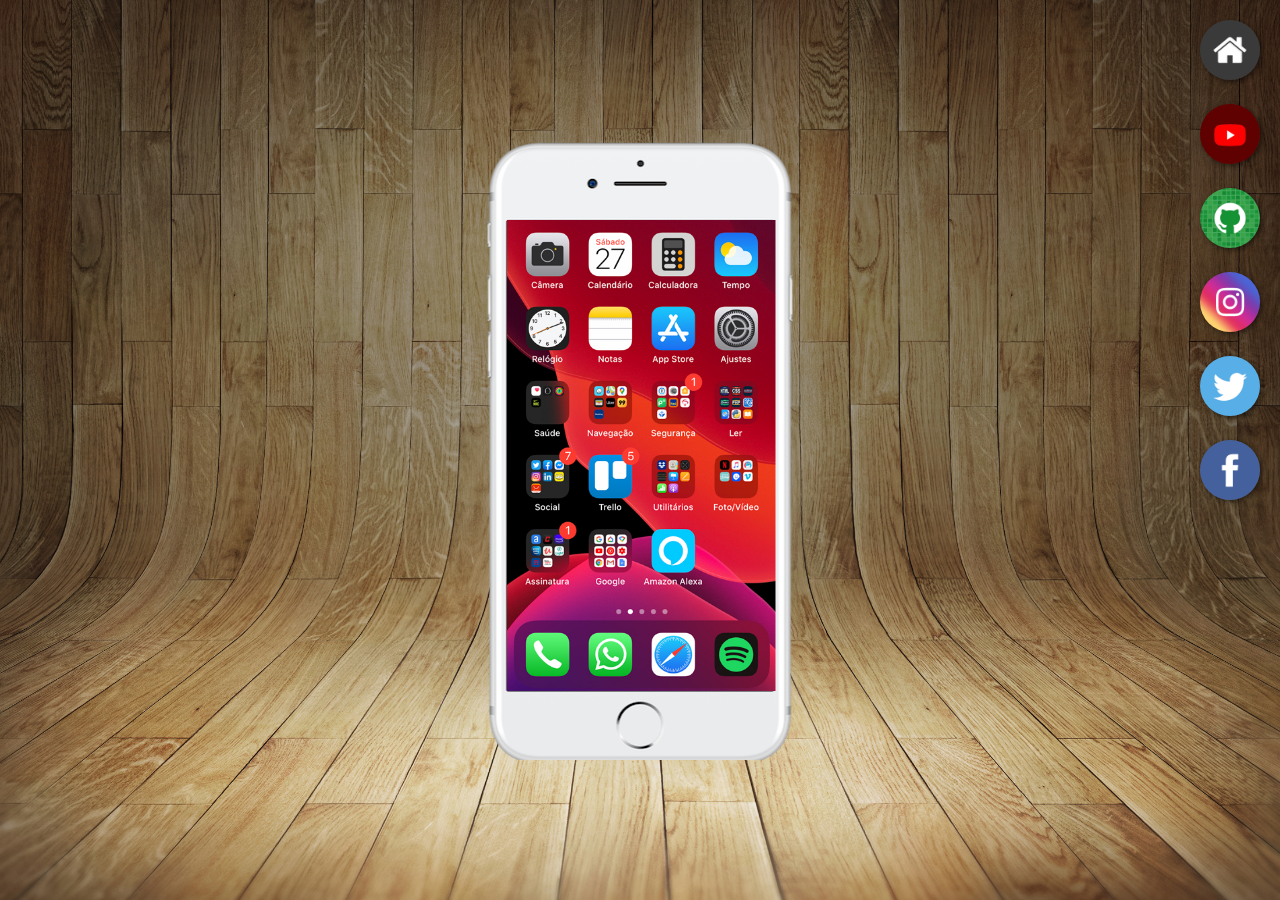
<file: index.html>
<!DOCTYPE html>
<html lang="pt-br">
<head>
    <meta charset="UTF-8">
    <meta http-equiv="X-UA-Compatible" content="IE=edge">
    <meta name="viewport" content="width=device-width, initial-scale=1.0">
    <link rel="stylesheet" href="estilos/style.css">
    <title>Projeto redes sociais</title>
</head>
<body>
        <main>
            <section id="telefone">
                <iframe src="home.html" frameborder="0" name="frame"></iframe>
            </section>
            
            <section id="imagenslogo">
                <a href="home.html" target="frame"><img src="imagens/logo-home.jpg" alt="logo do youtube" class="logos"></a> <br>
                <a href="youtube.html" target="frame"><img src="imagens/logo-youtube.jpg" class="logos"></a> <br>
                <a href="github.html" target="frame"><img src="imagens/logo-github.jpg" class="logos"></a> <br>
                <a href="instagram.html" target="frame"><img src="imagens/logo-instagram.jpg" class="logos"></a> <br>
                <a href="twitter.html" target="frame"><img src="imagens/logo-twitter.jpg" class="logos"></a> <br>
                <a href="facebook.html" target="frame"><img src="imagens/logo-facebook.jpg" class="logos"></a>
            </section>
        </main>
</body>
</html>
</file>
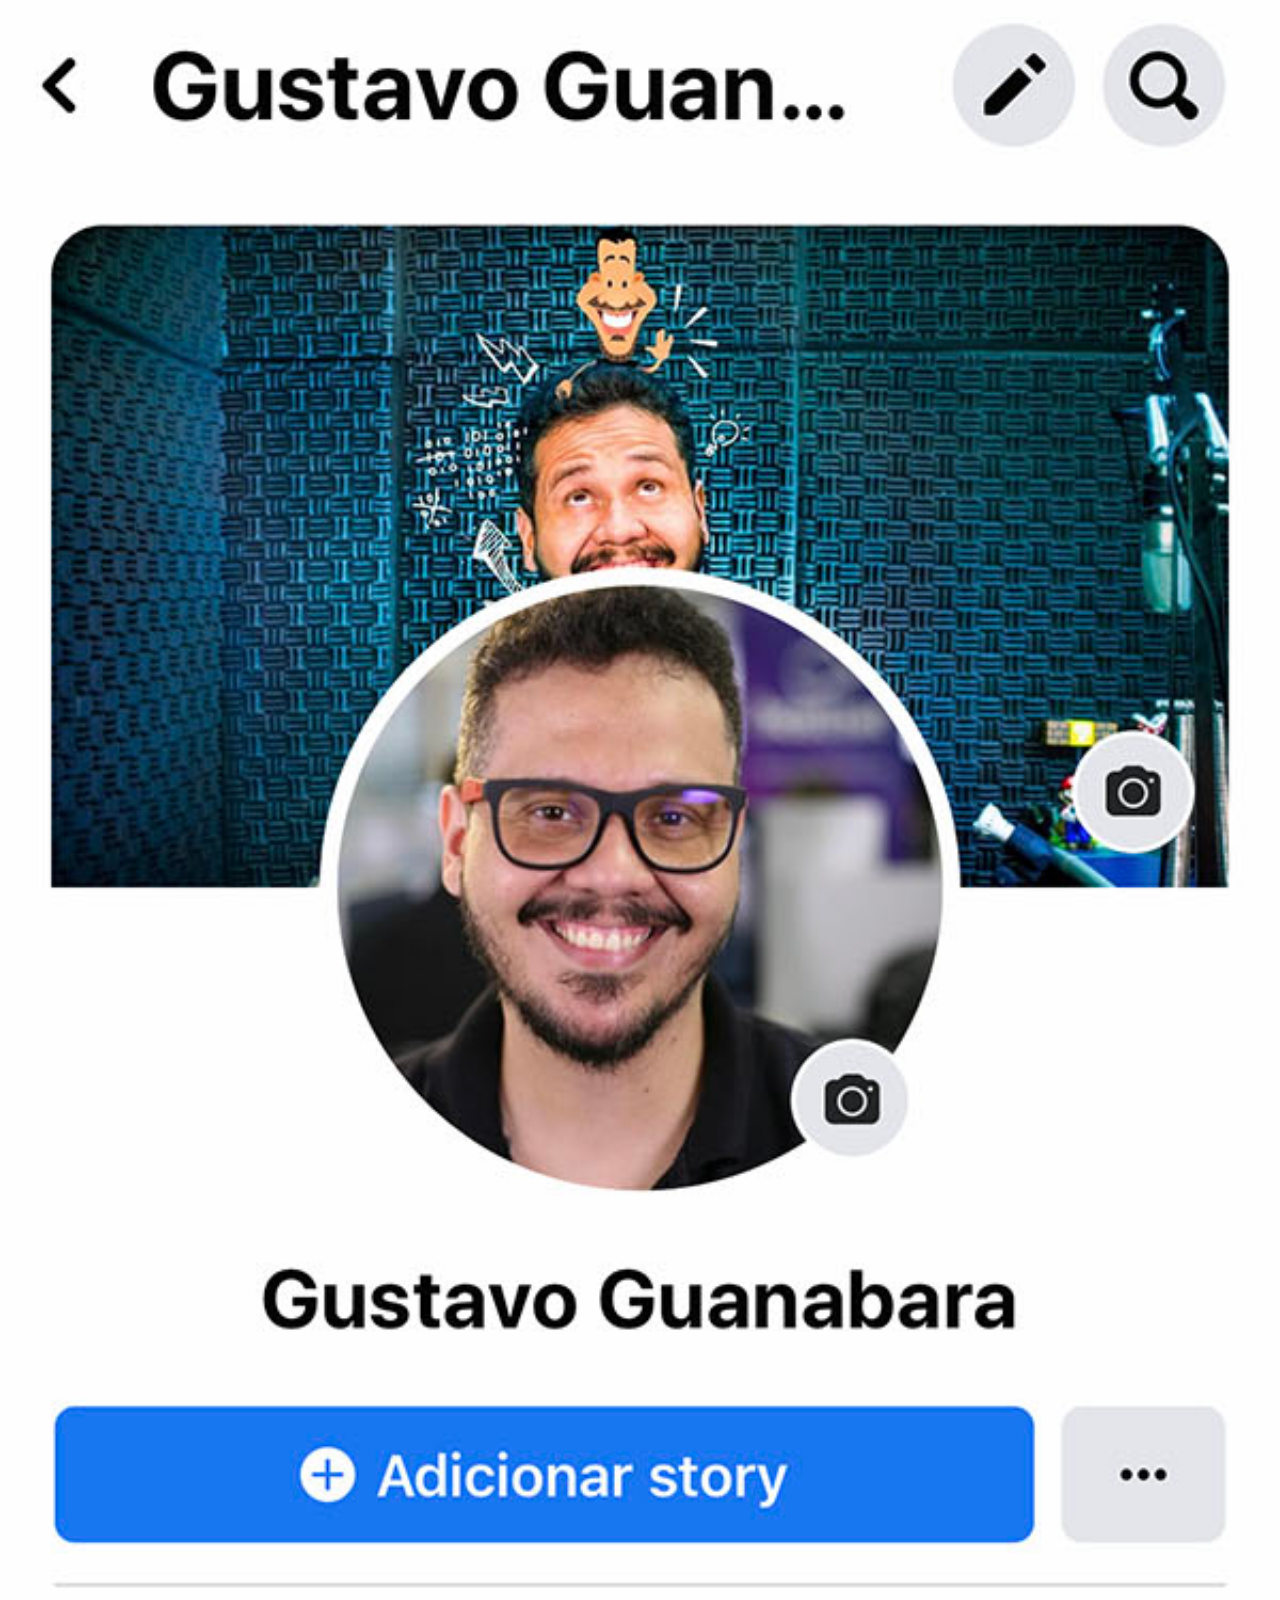
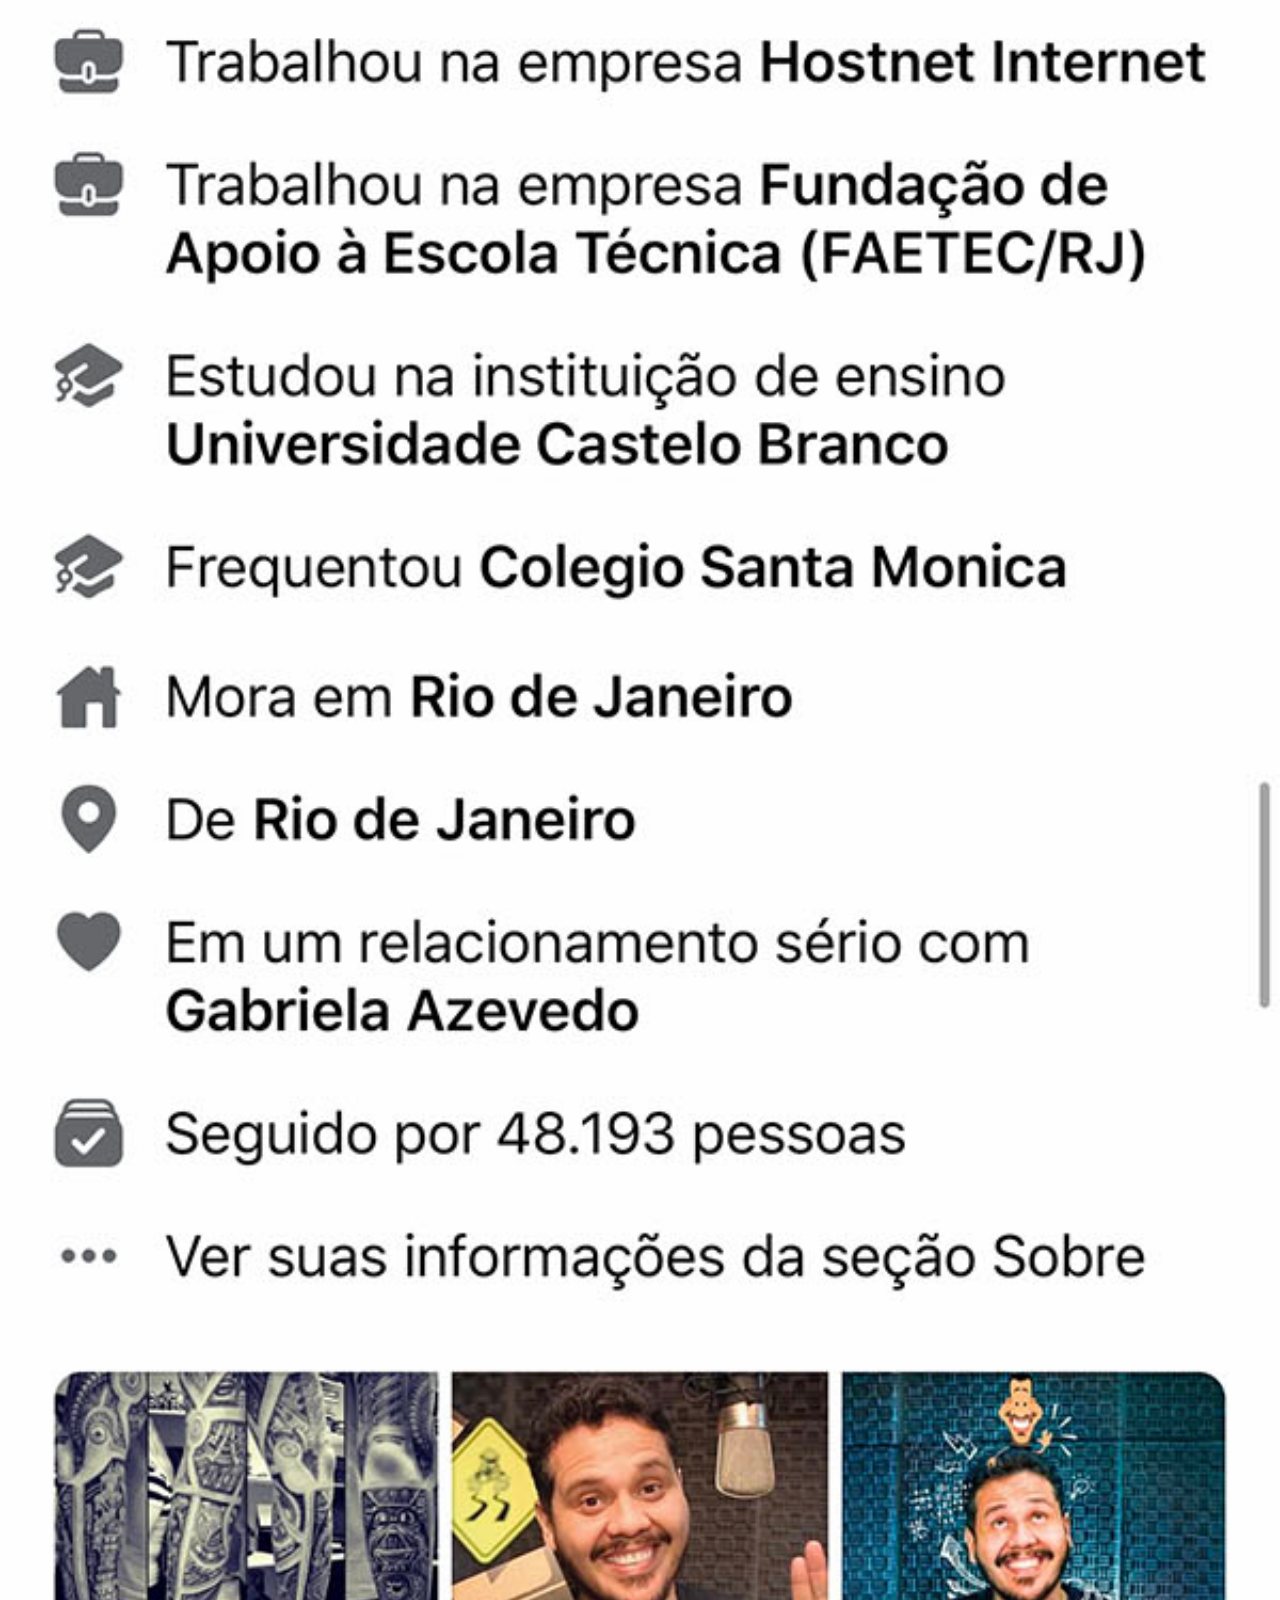
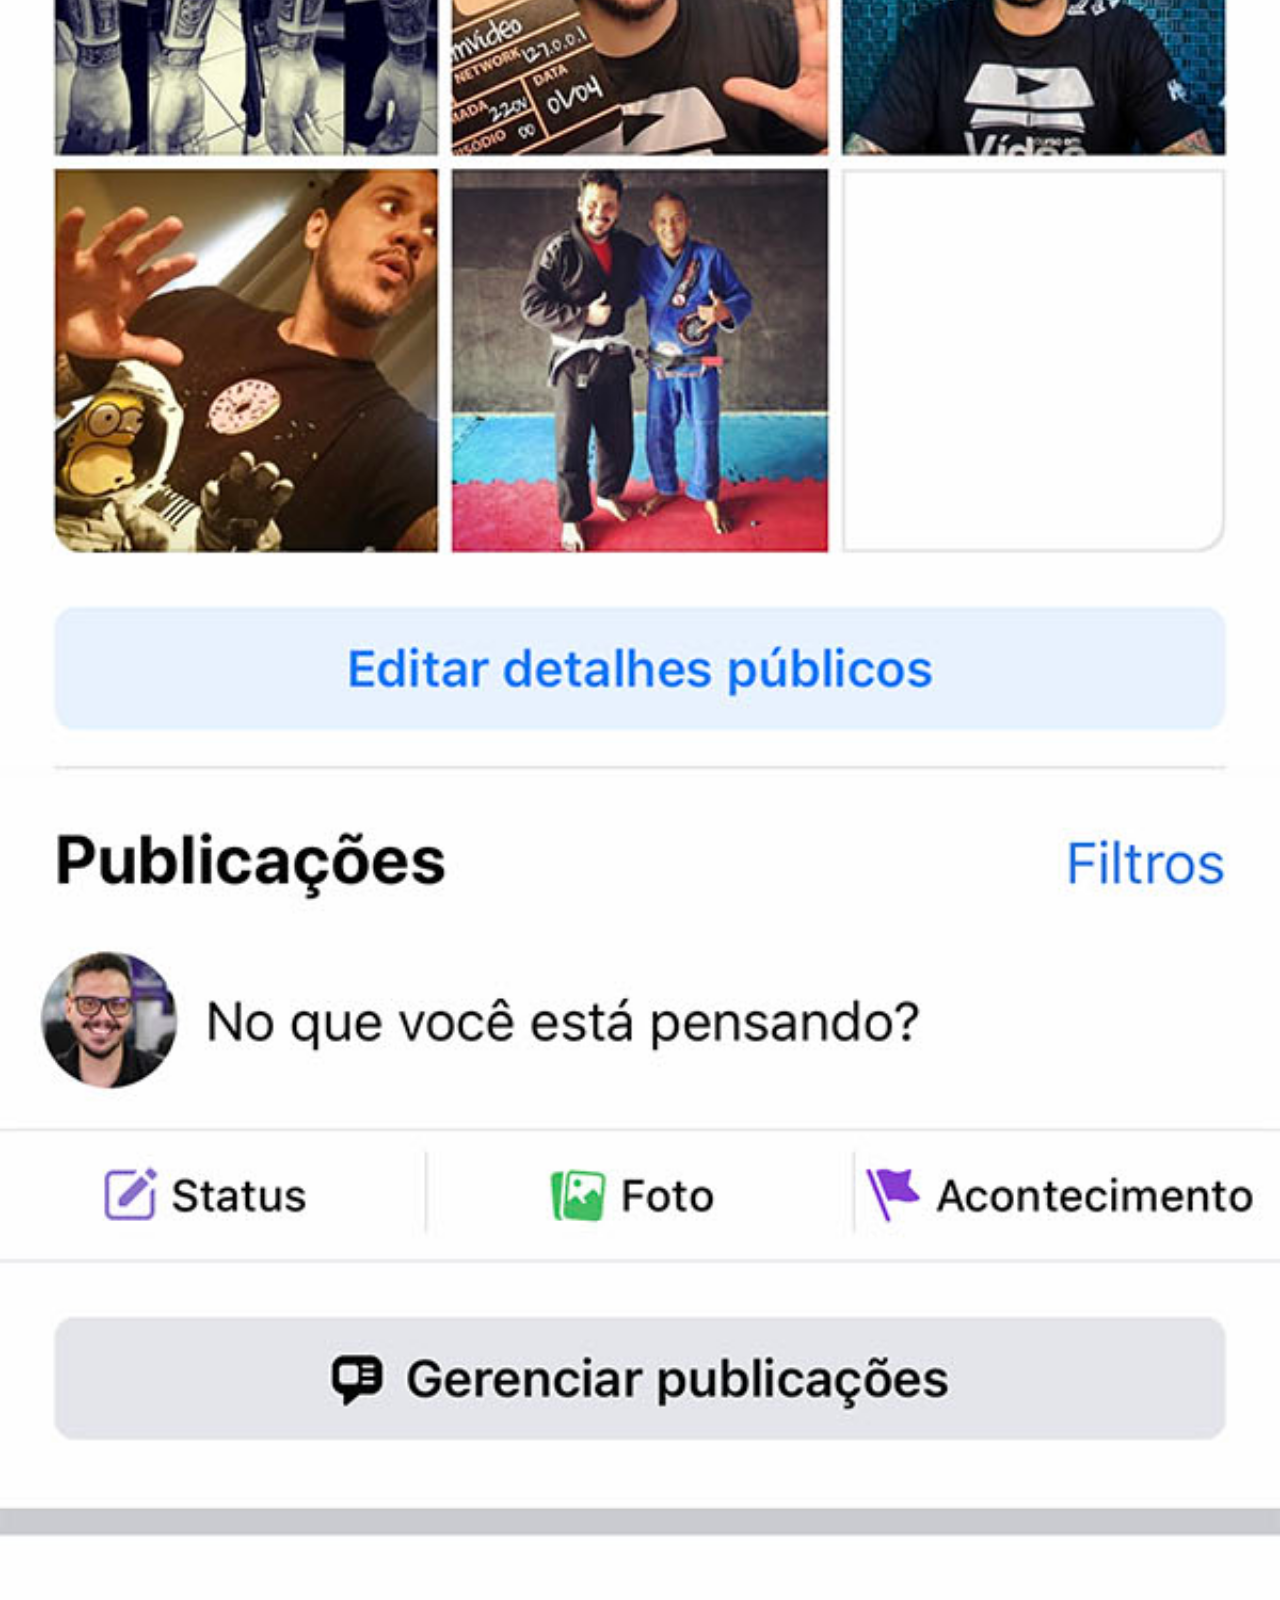
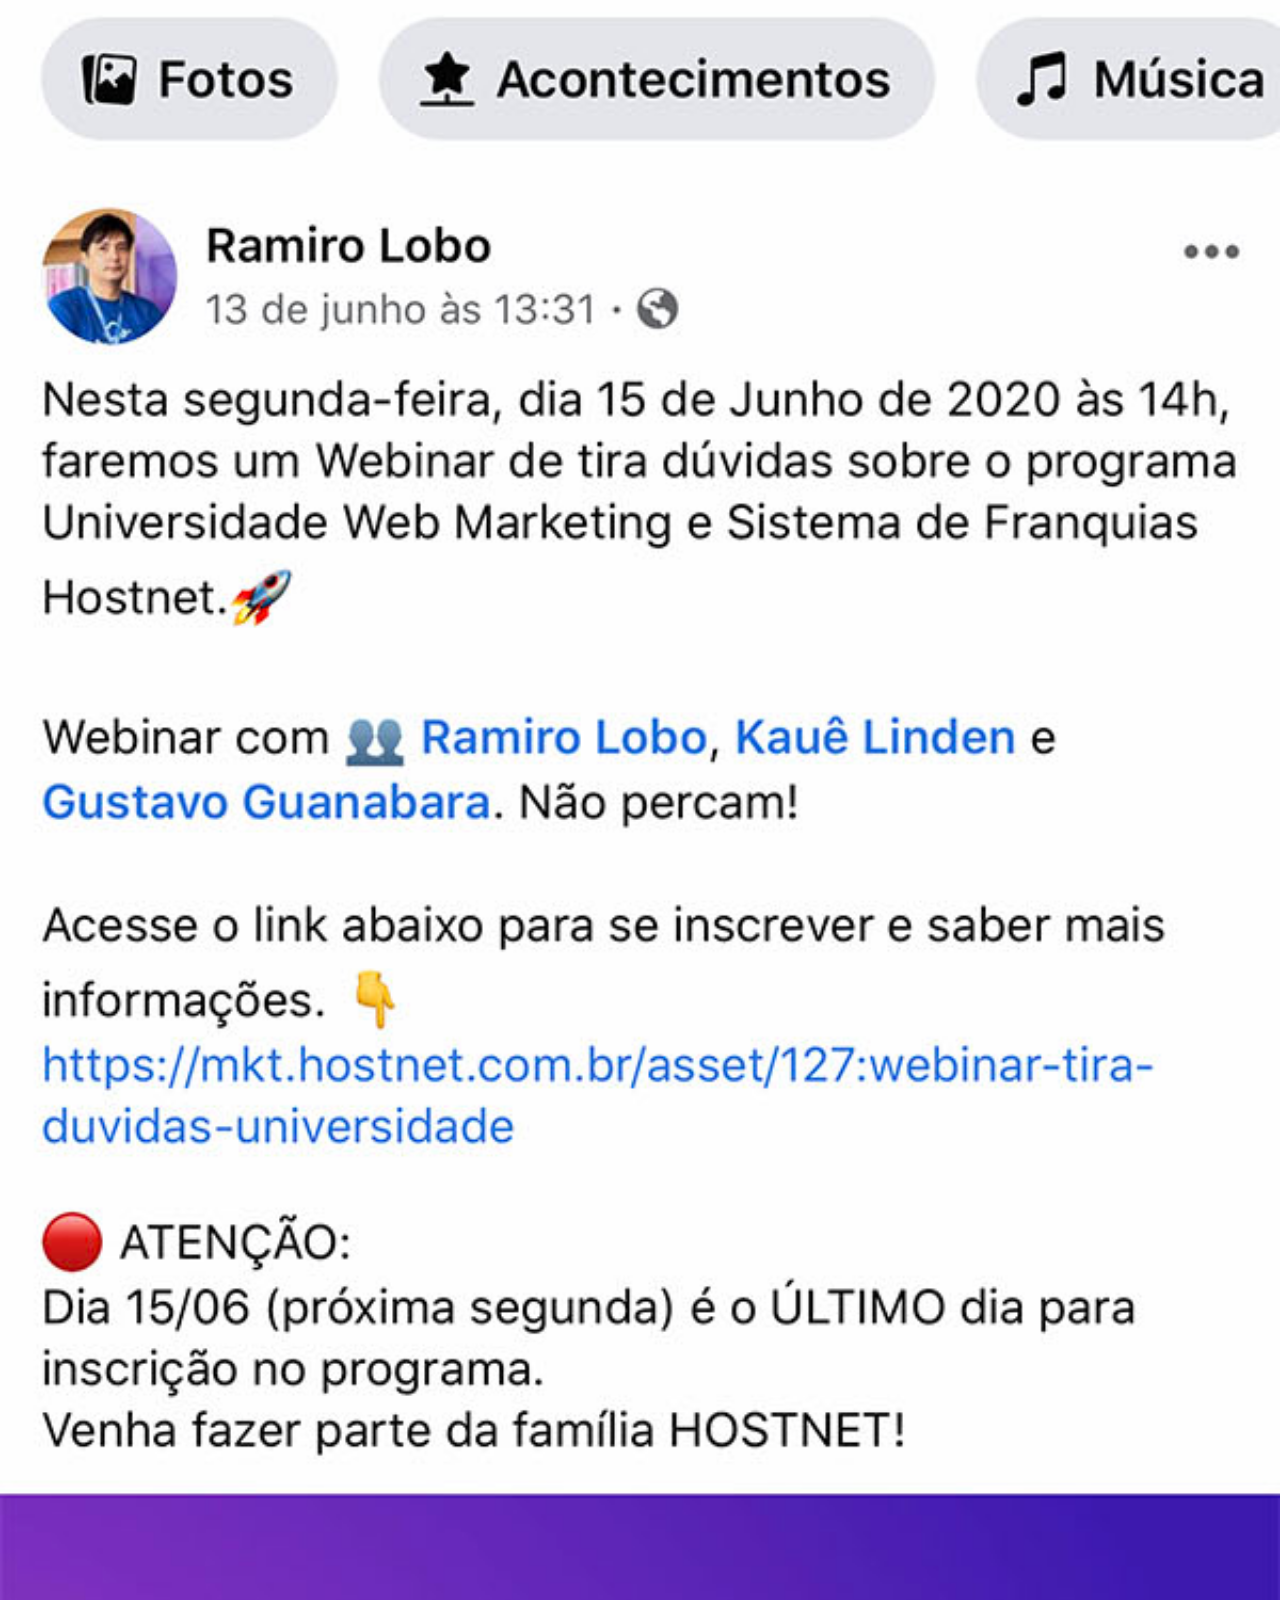
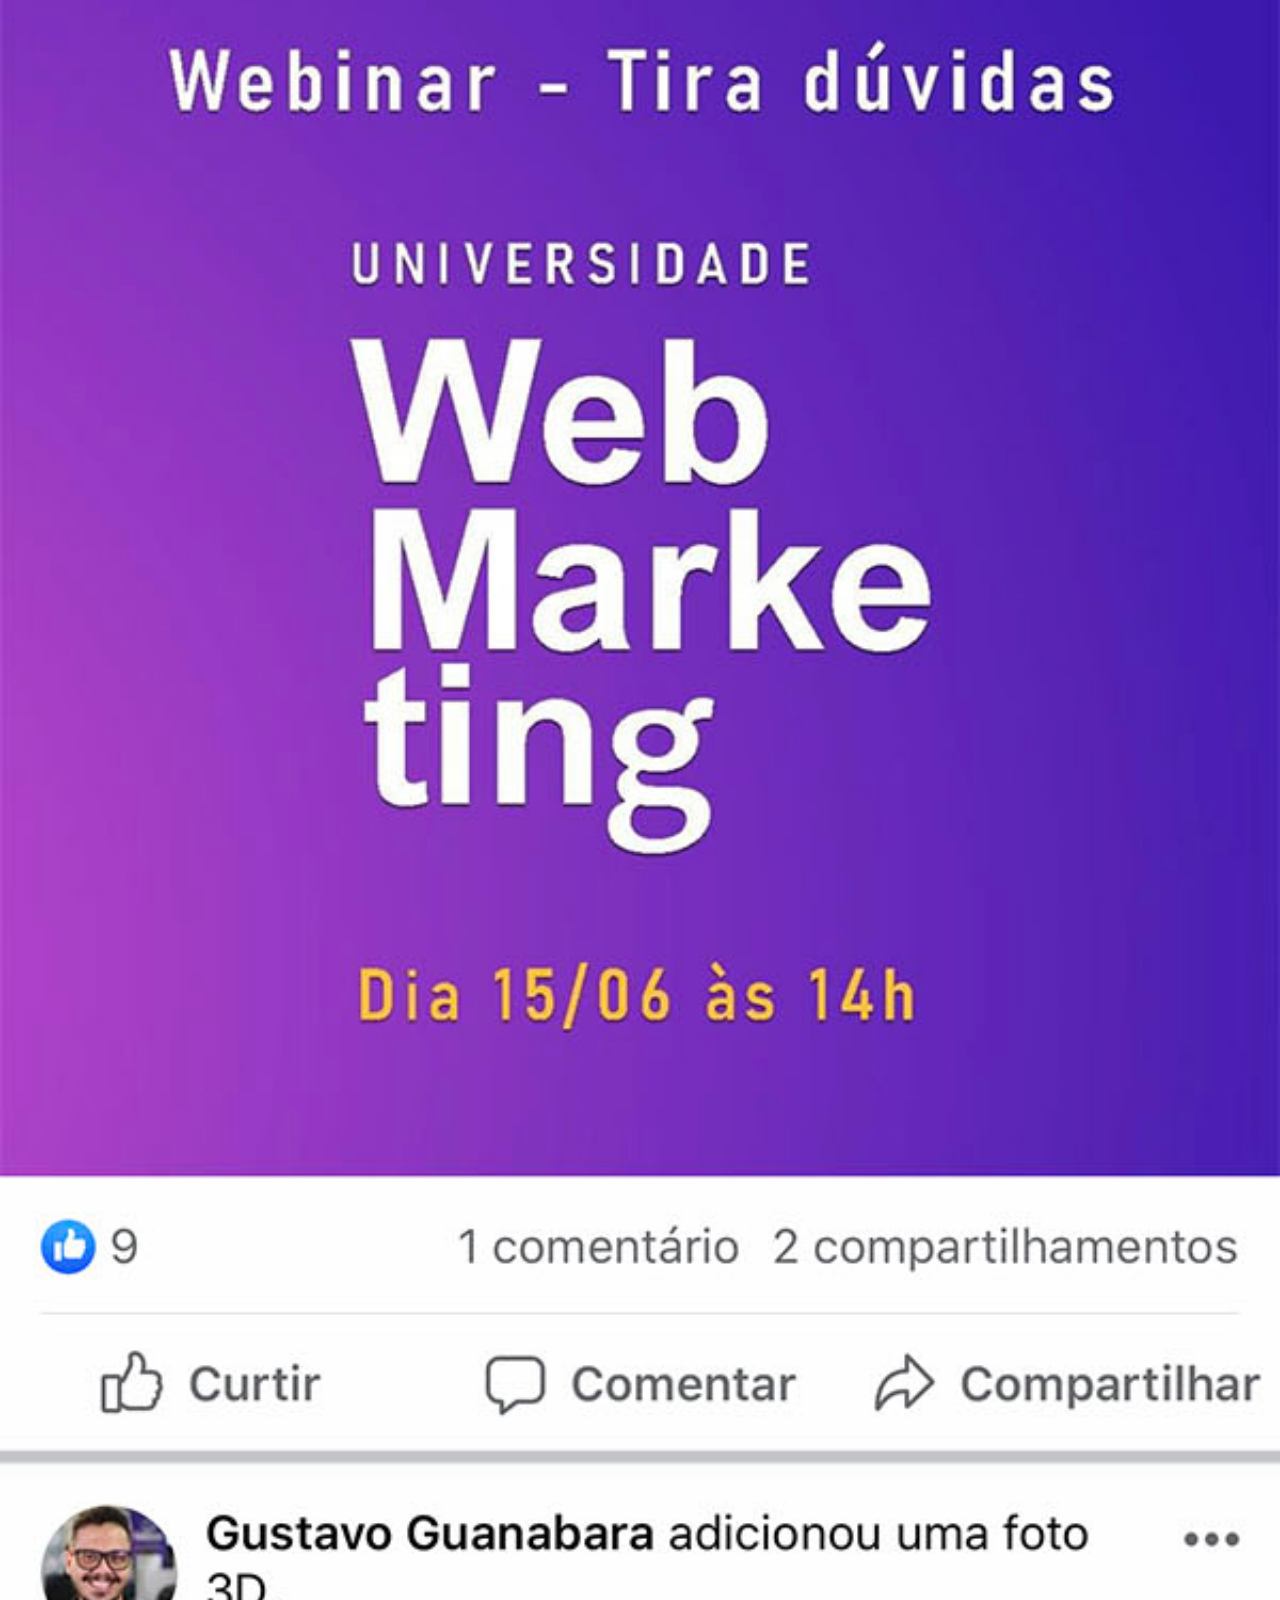
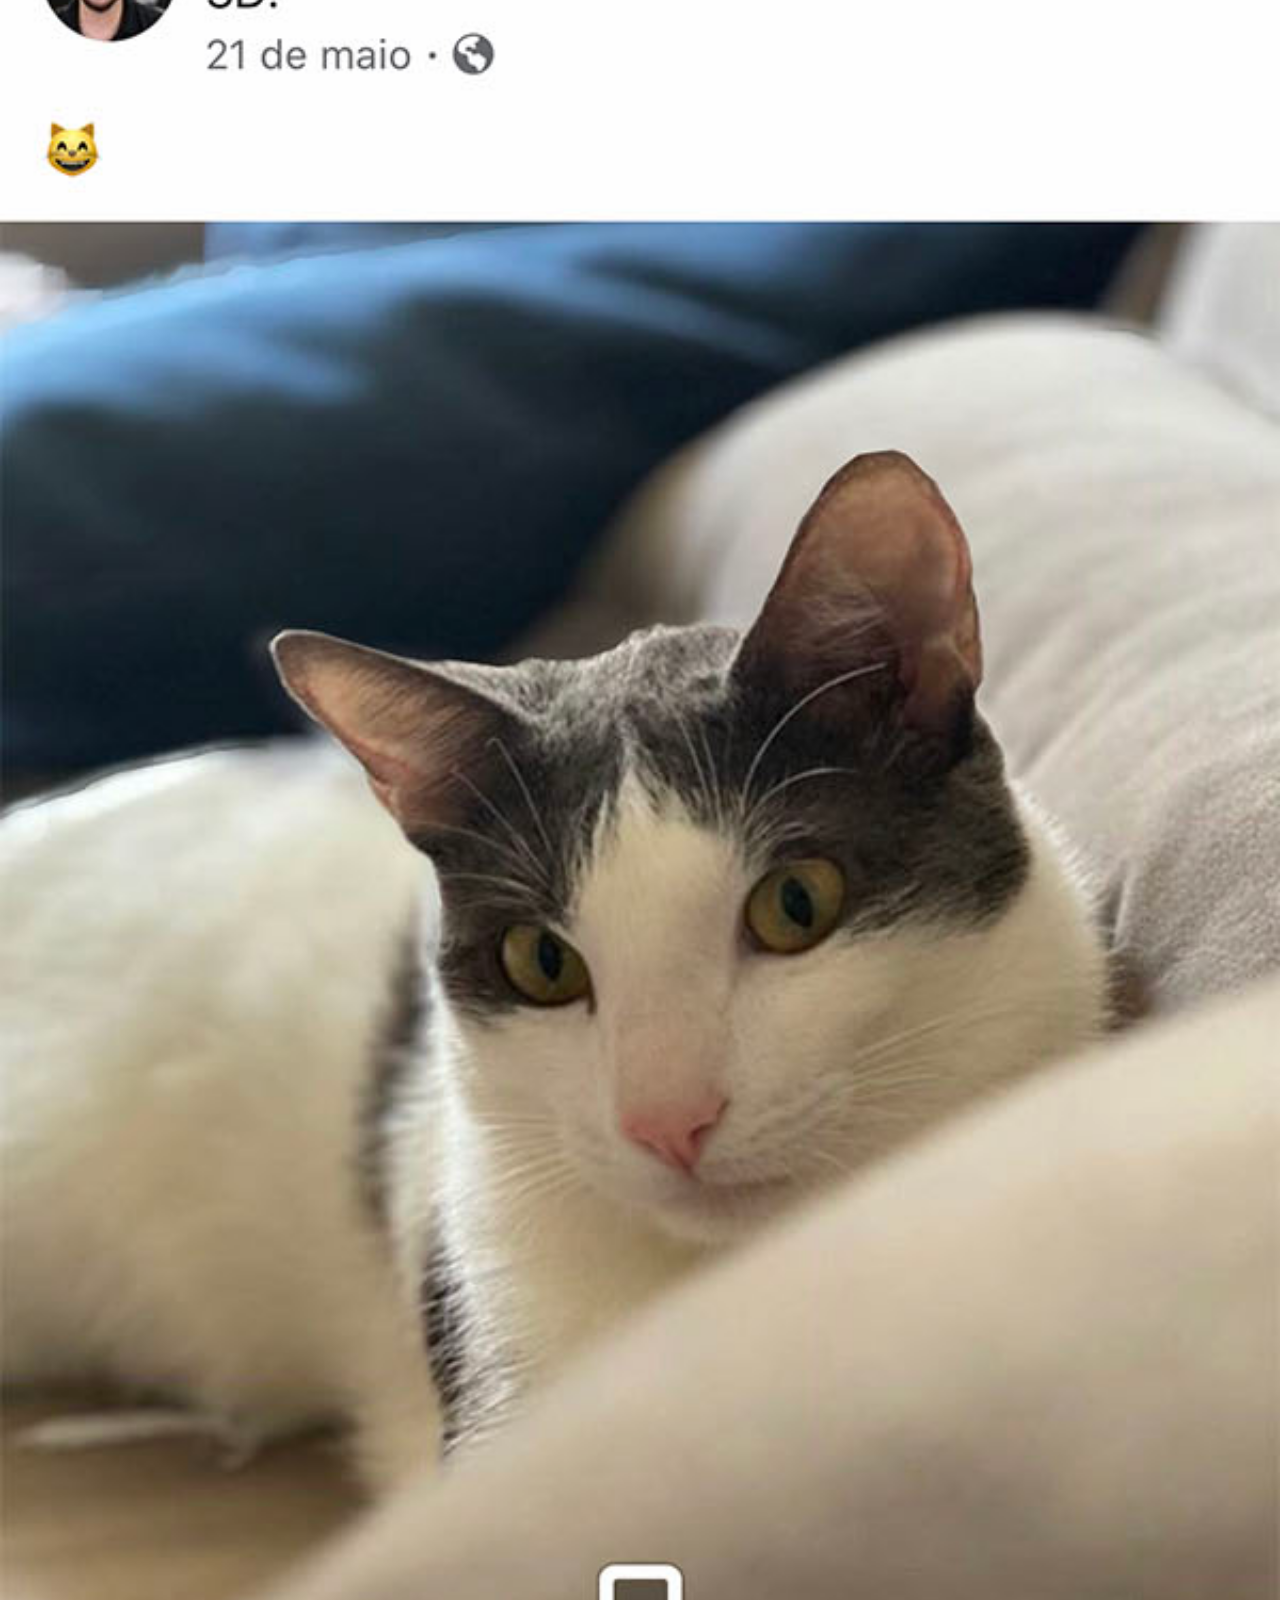
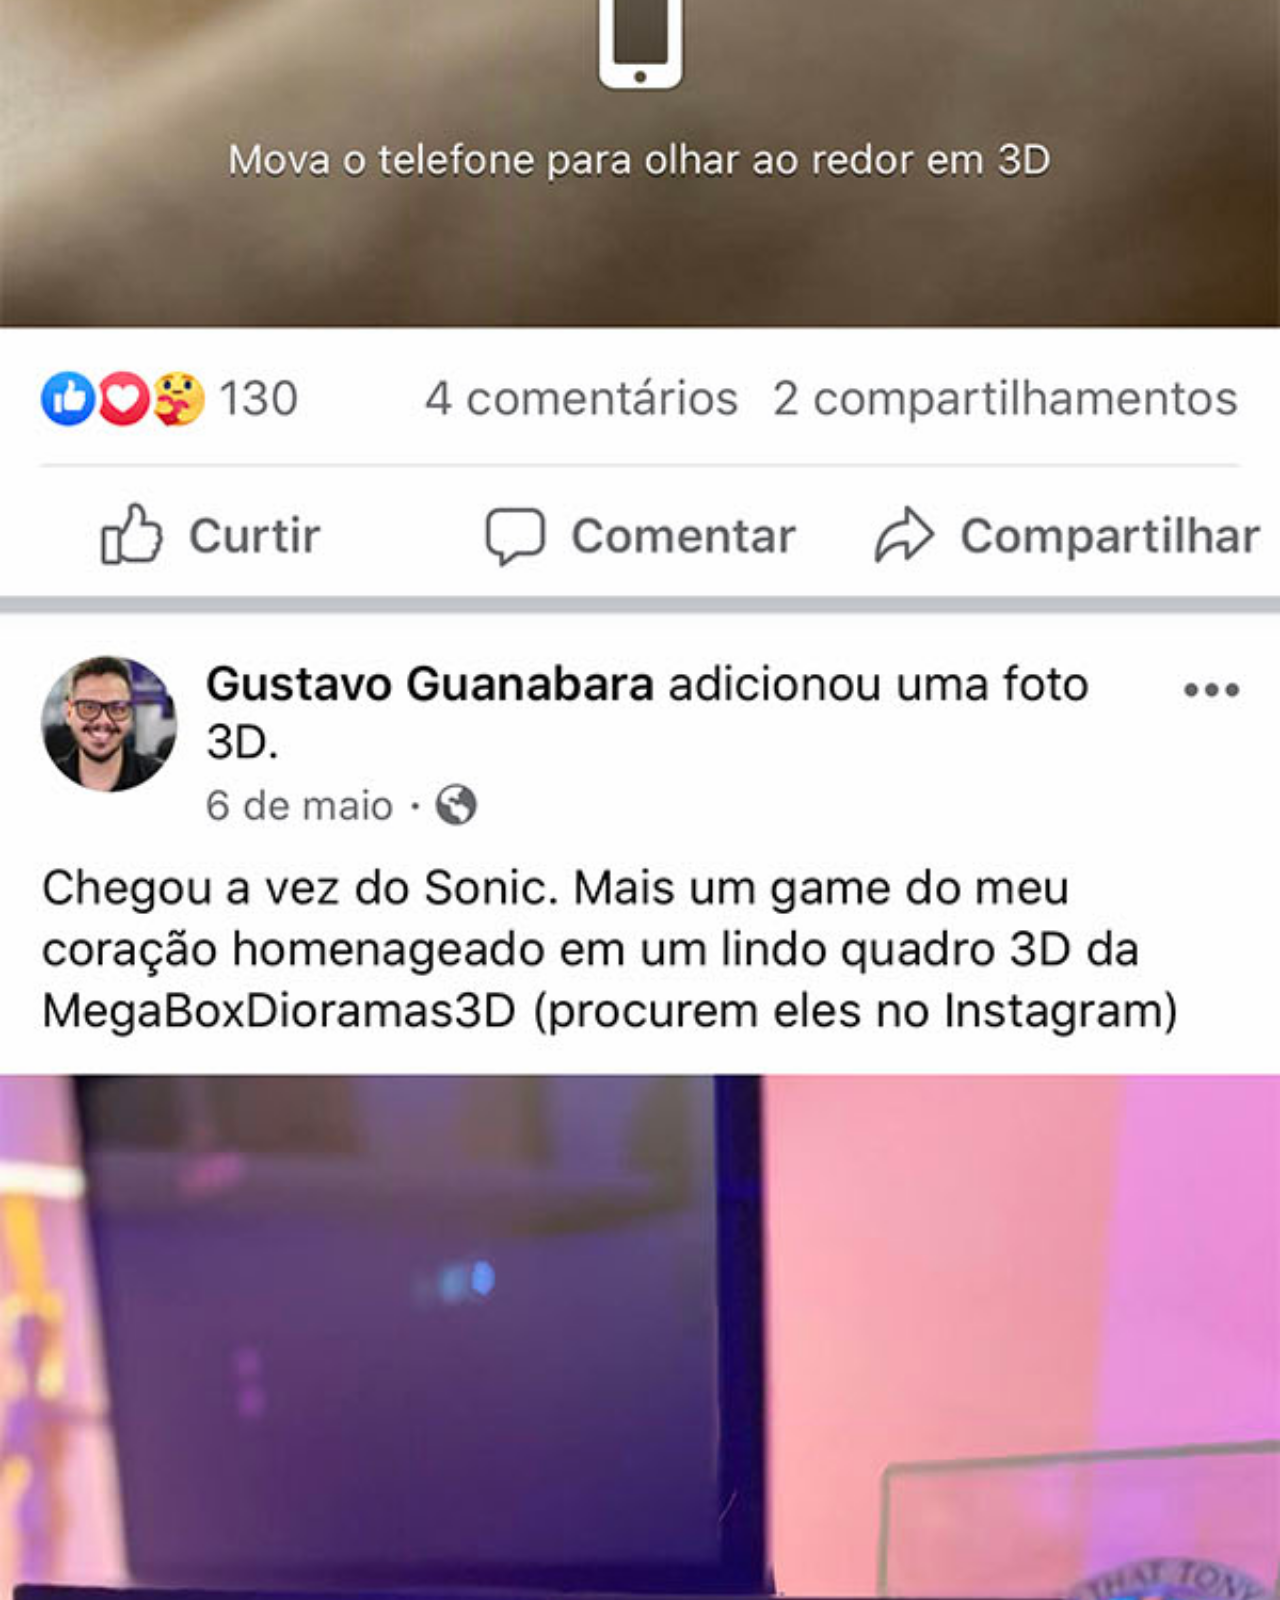
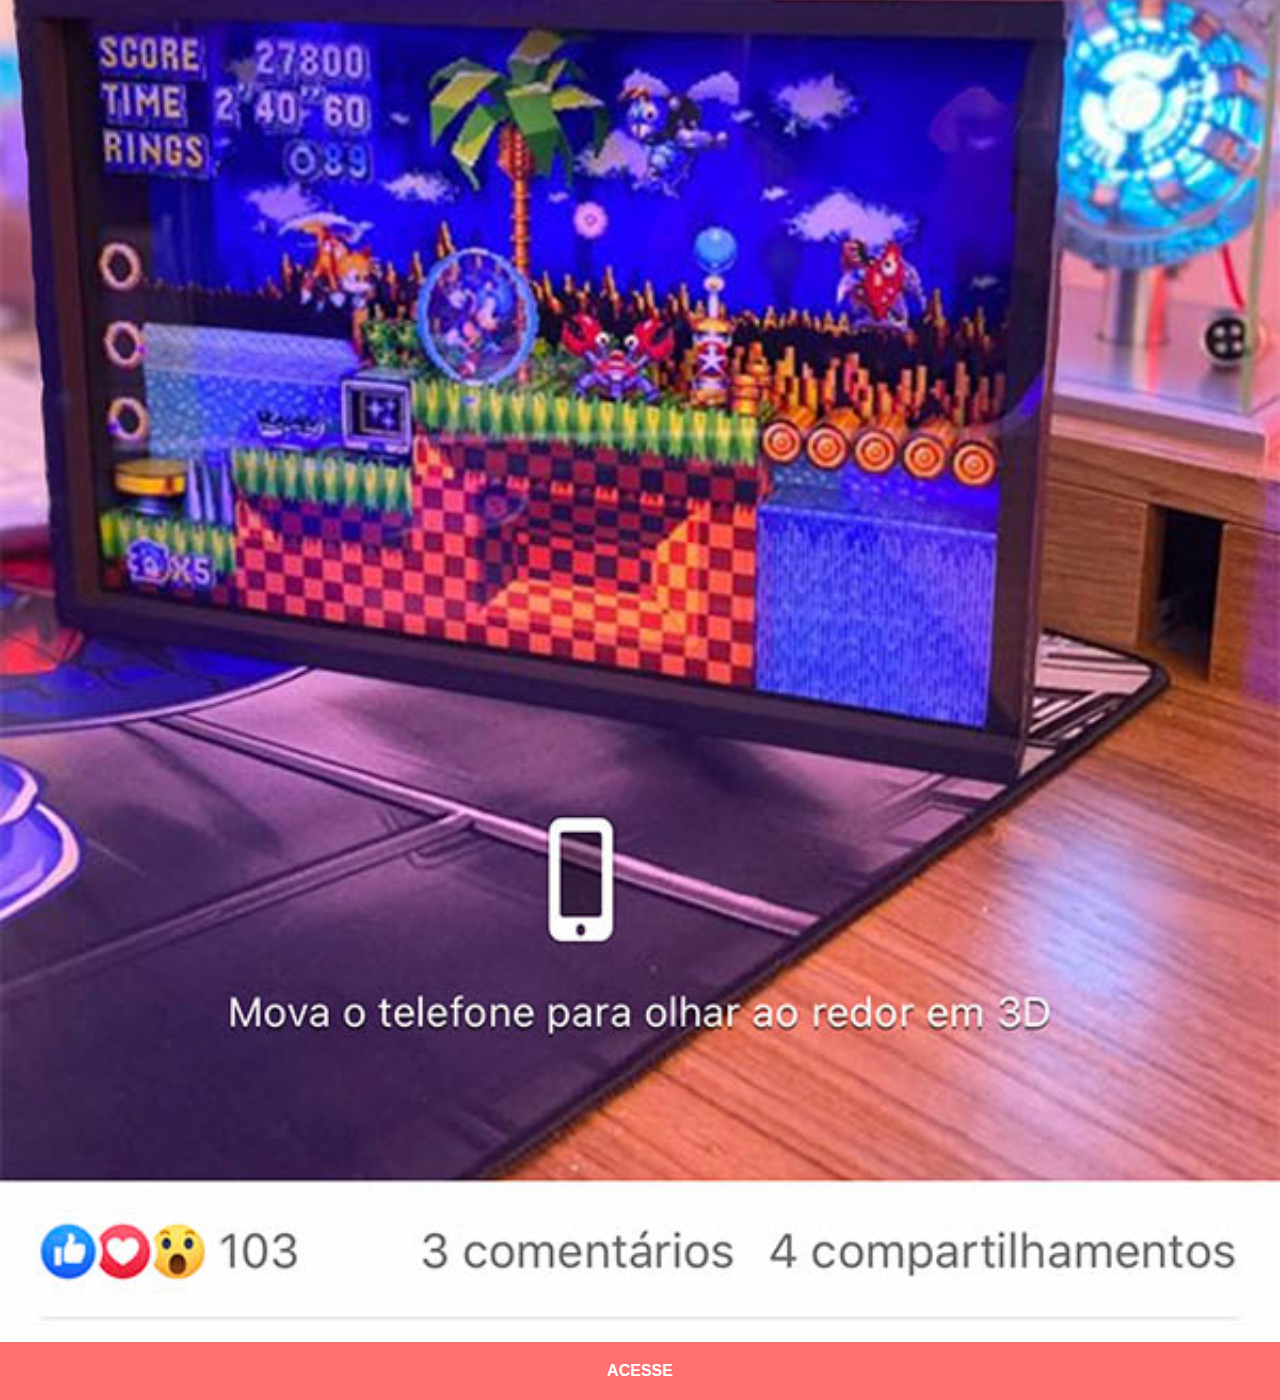
<file: facebook.html>
<!DOCTYPE html>
<html lang="pt-br">
<head>
    <meta charset="UTF-8">
    <meta http-equiv="X-UA-Compatible" content="IE=edge">
    <meta name="viewport" content="width=device-width, initial-scale=1.0">
    <link rel="stylesheet" href="estilos/style-social.css">
    <title>Document</title>
</head>
<body>
    <img src="imagens/tela-facebook.jpg" alt="tela do facebook">
    <a href="https://www.facebook.com/GustavoGuanabara" target="_blank">ACESSE</a>
</body>
</html>
</file>
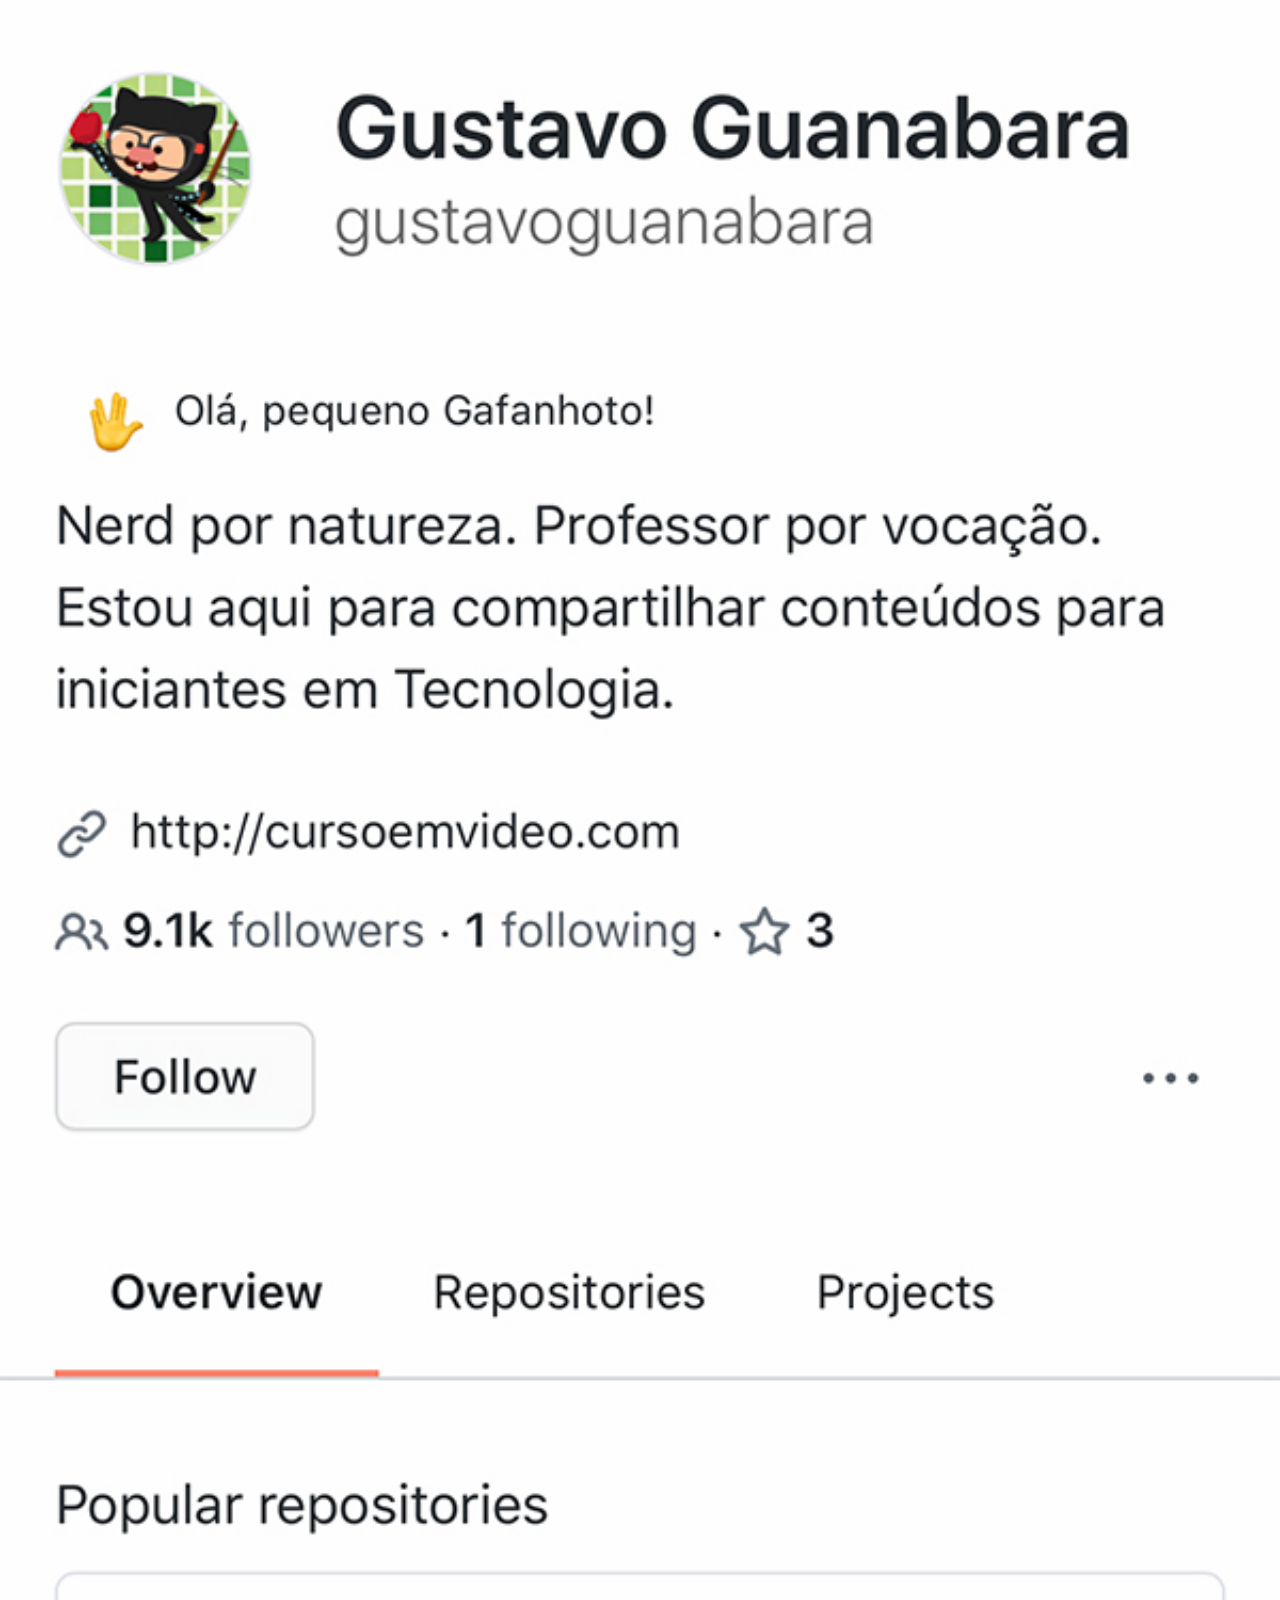
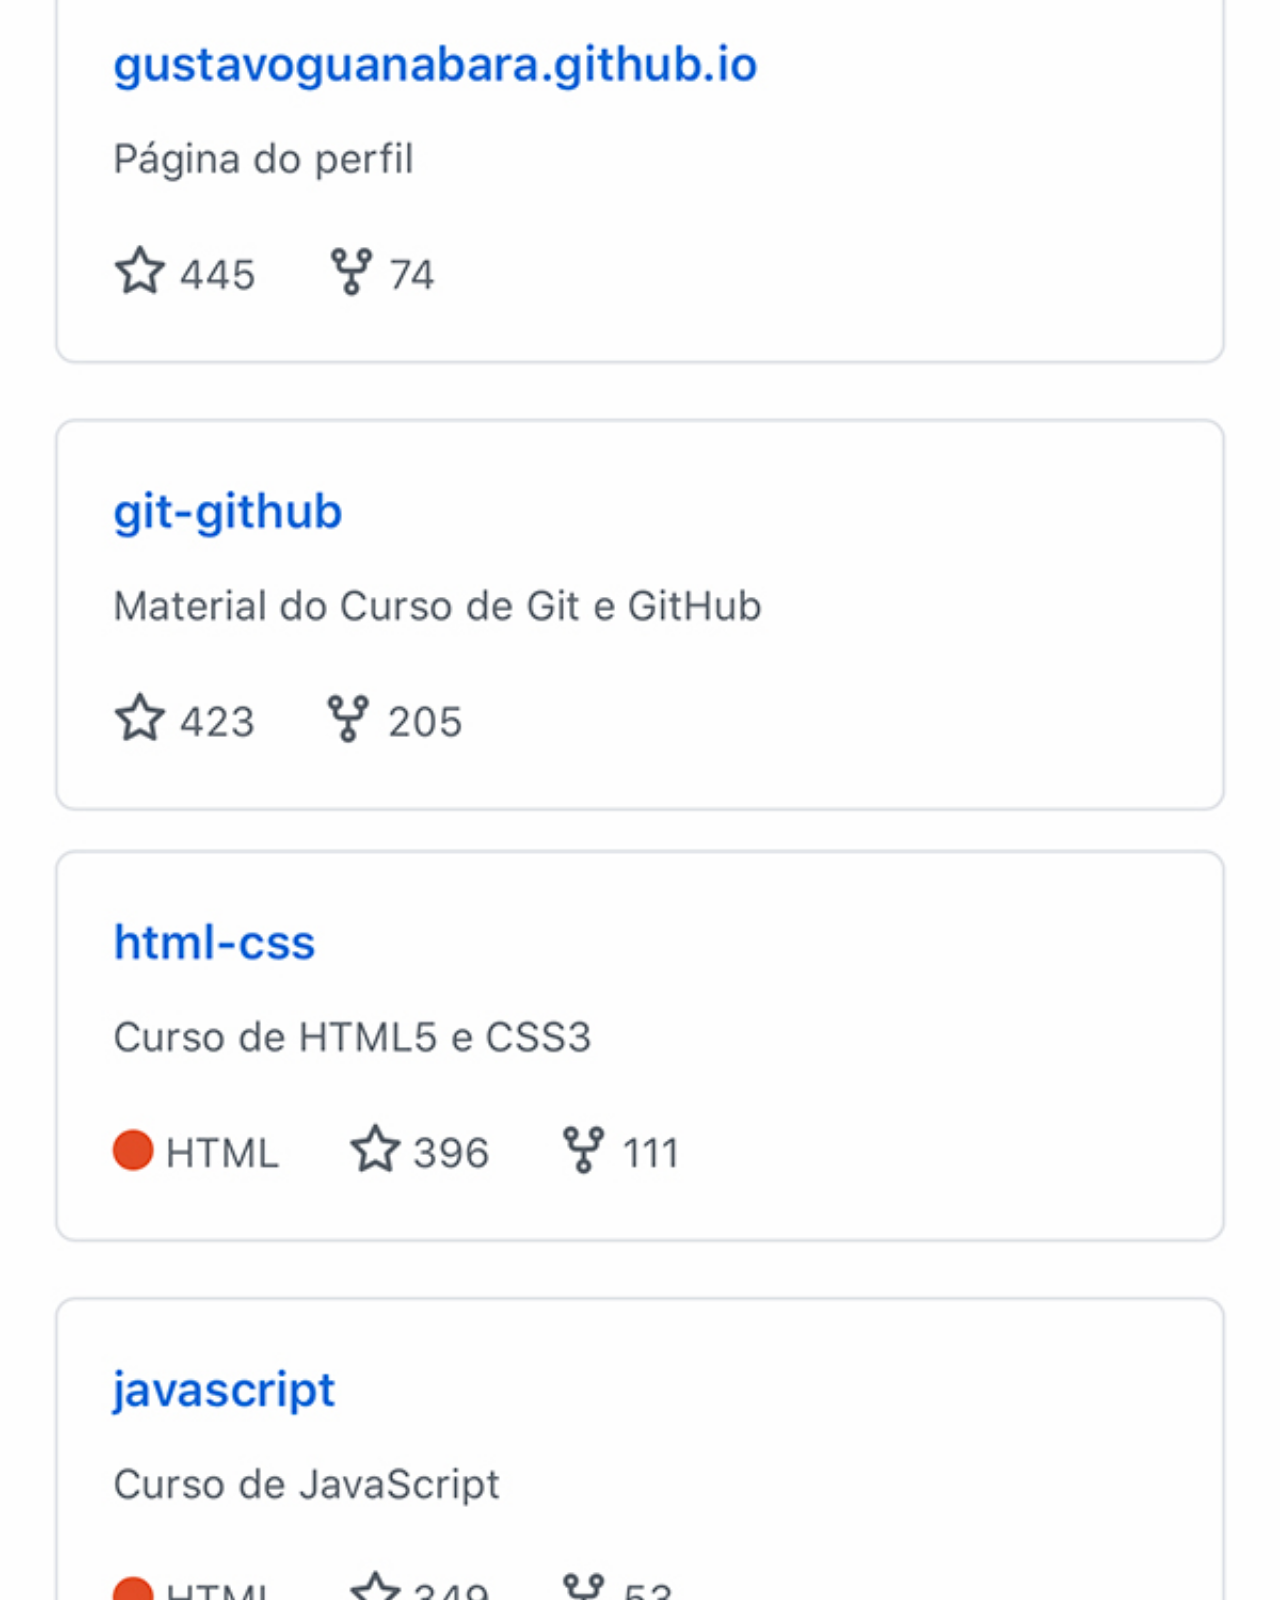
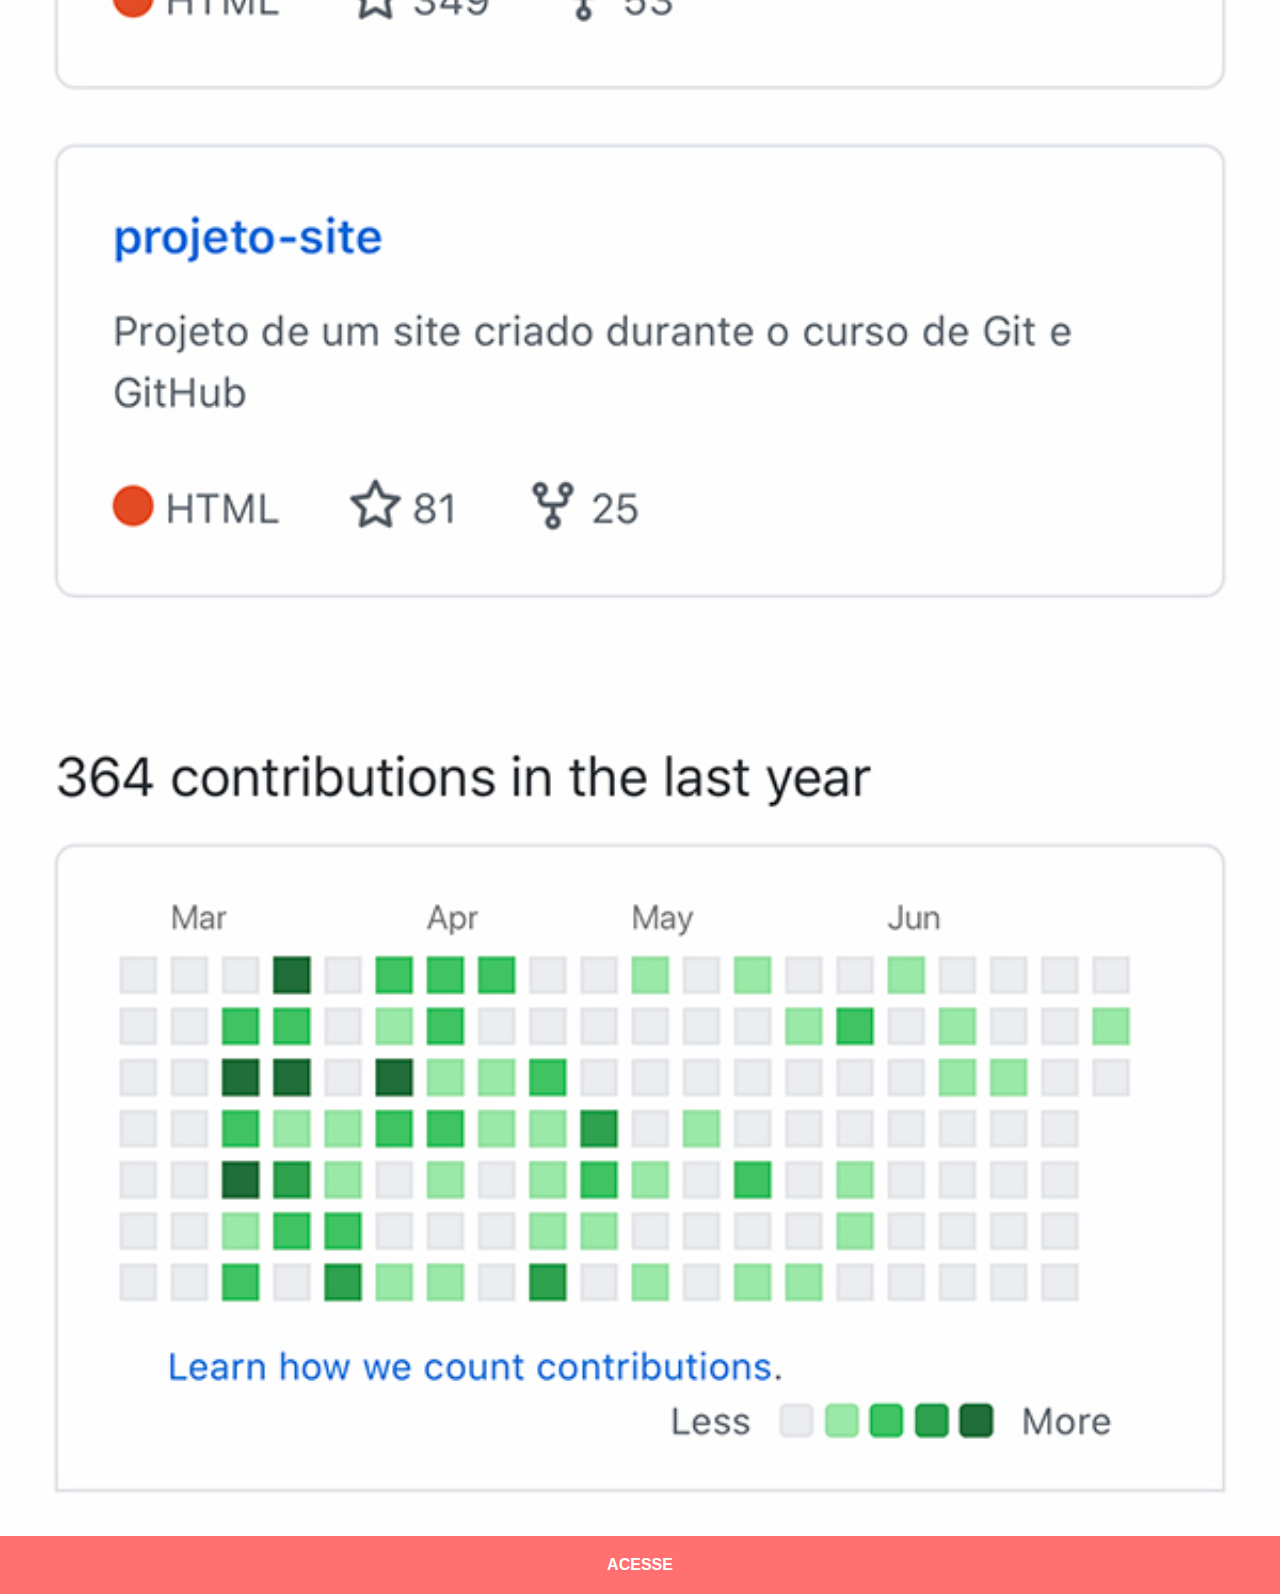
<file: github.html>
<!DOCTYPE html>
<html lang="en">
<head>
    <meta charset="UTF-8">
    <meta http-equiv="X-UA-Compatible" content="IE=edge">
    <meta name="viewport" content="width=device-width, initial-scale=1.0">
    <link rel="stylesheet" href="estilos/style-social.css">
    <title>Document</title>
</head>
<body>
    <img src="imagens/tela-github.jpg" alt="tela do github">
    <a href="https://www.github.com/gustavoguanabara" target="_blank">ACESSE</a>
</body>
</html>
</file>
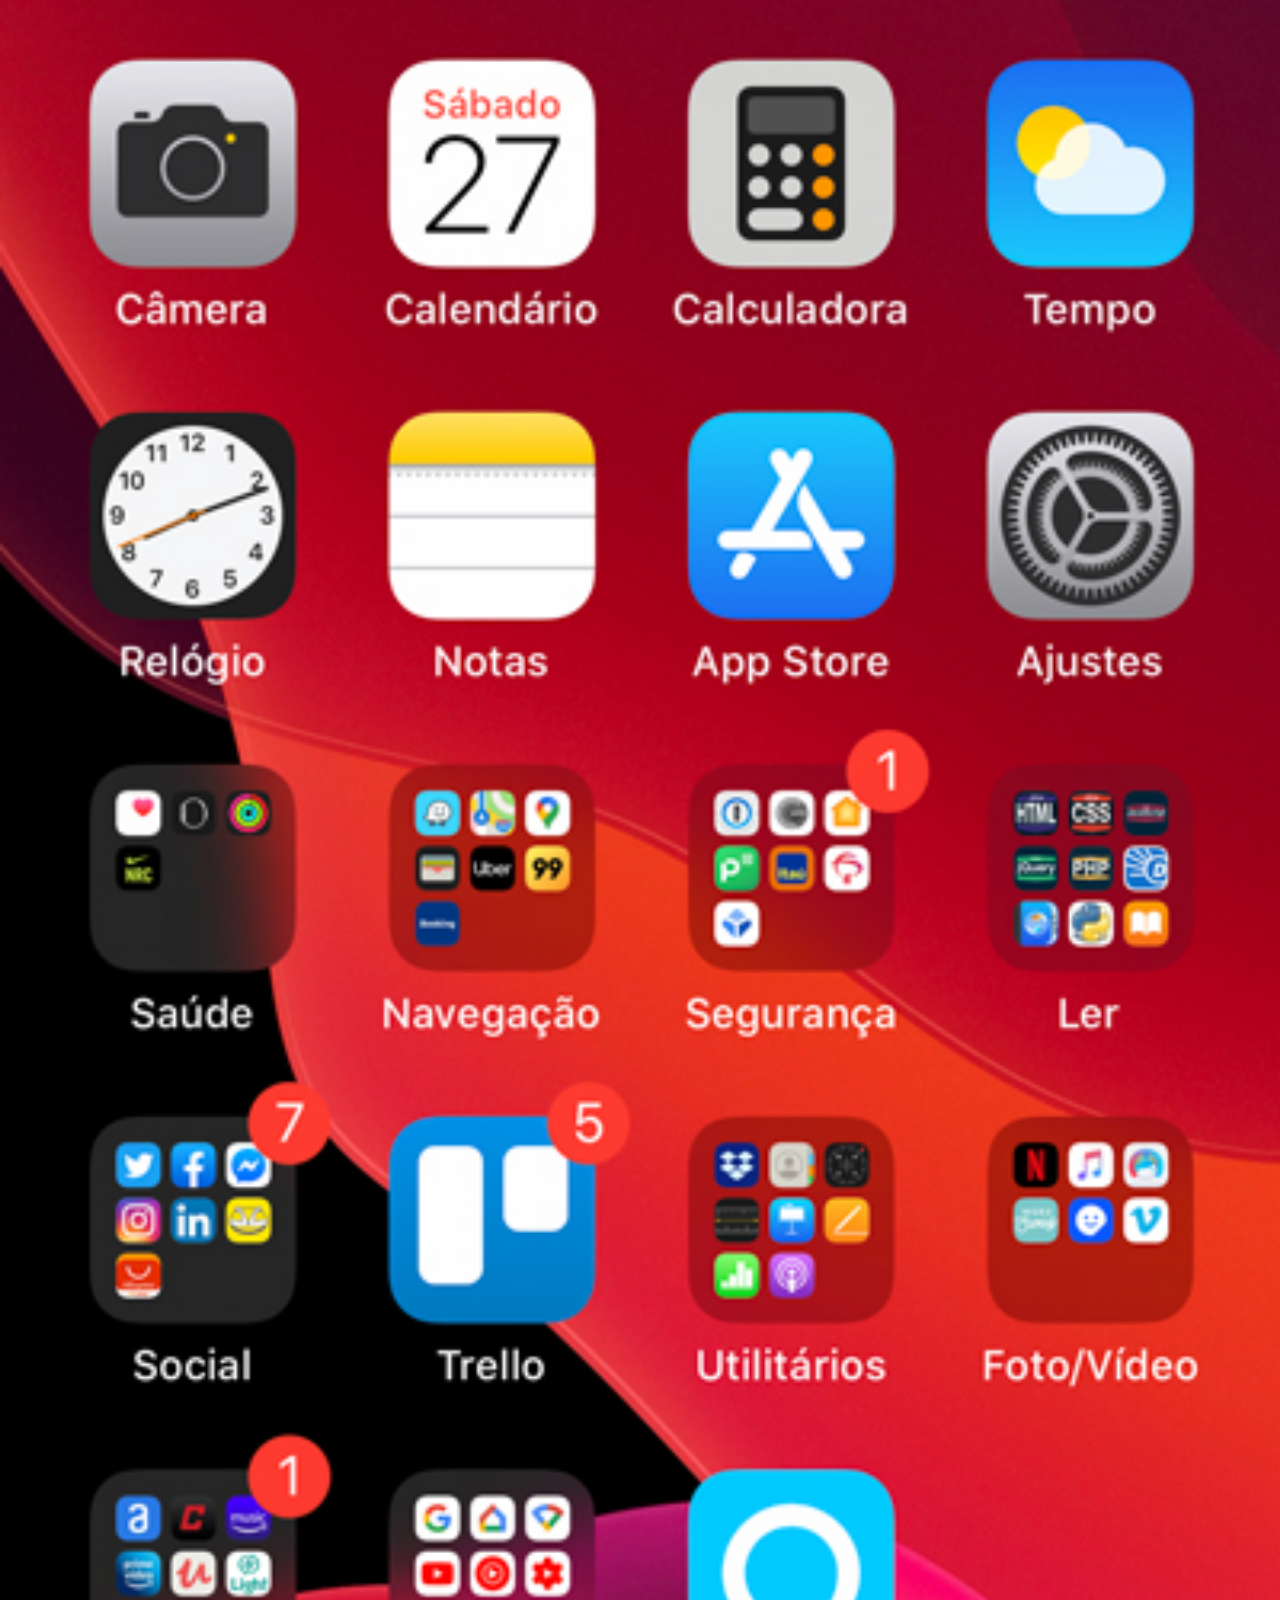
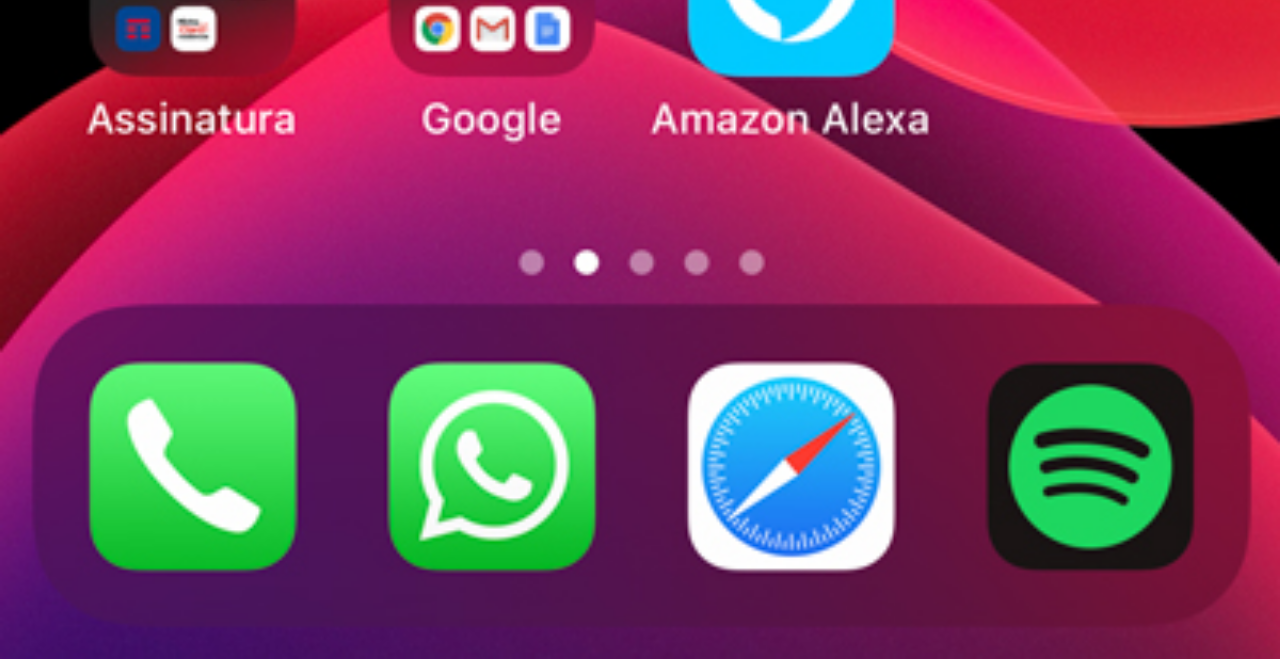
<file: home.html>
<!DOCTYPE html>
<html lang="pt-br">
<head>
    <meta charset="UTF-8">
    <meta http-equiv="X-UA-Compatible" content="IE=edge">
    <meta name="viewport" content="width=device-width, initial-scale=1.0">
    <link rel="stylesheet" href="estilos/style-social.css">
    <title>Document</title>
</head>
<body>
    <img src="imagens/tela-home.jpg" alt="tela inicial e padrão">
</body>
</html>
</file>
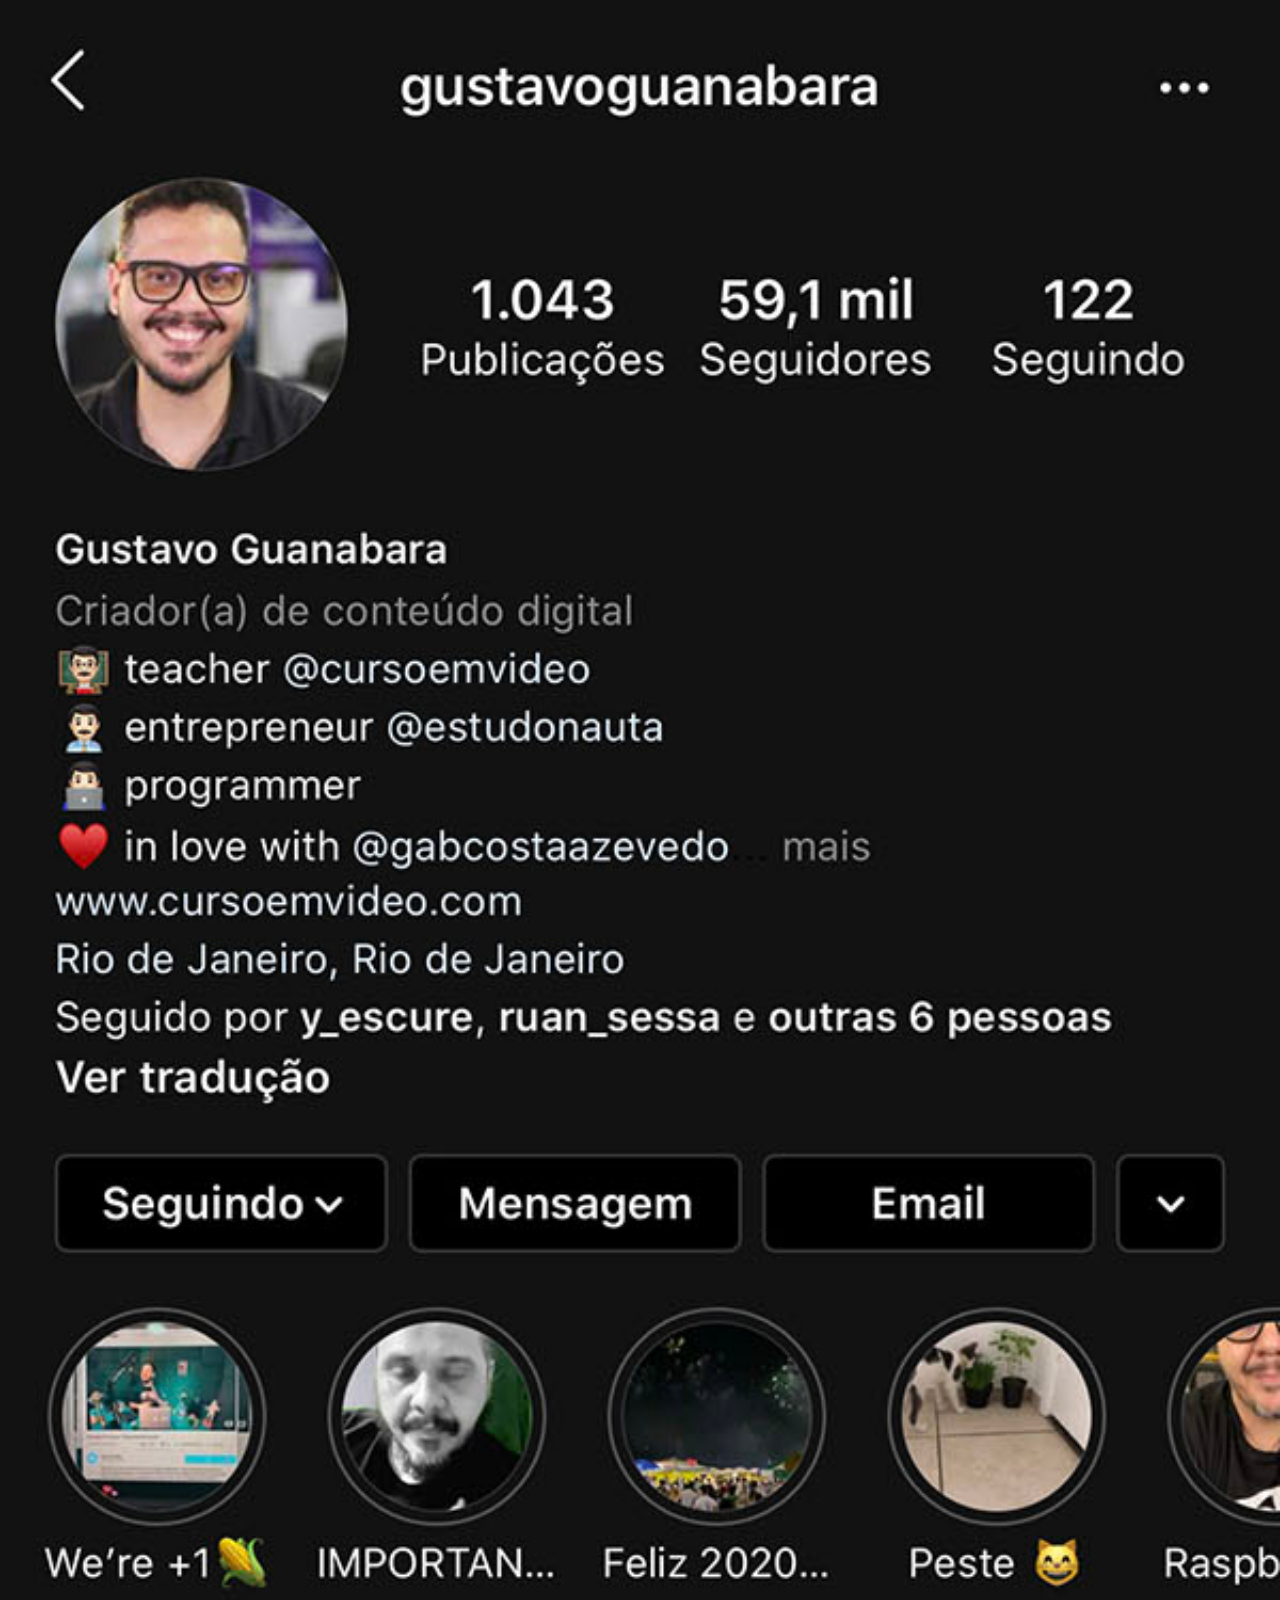
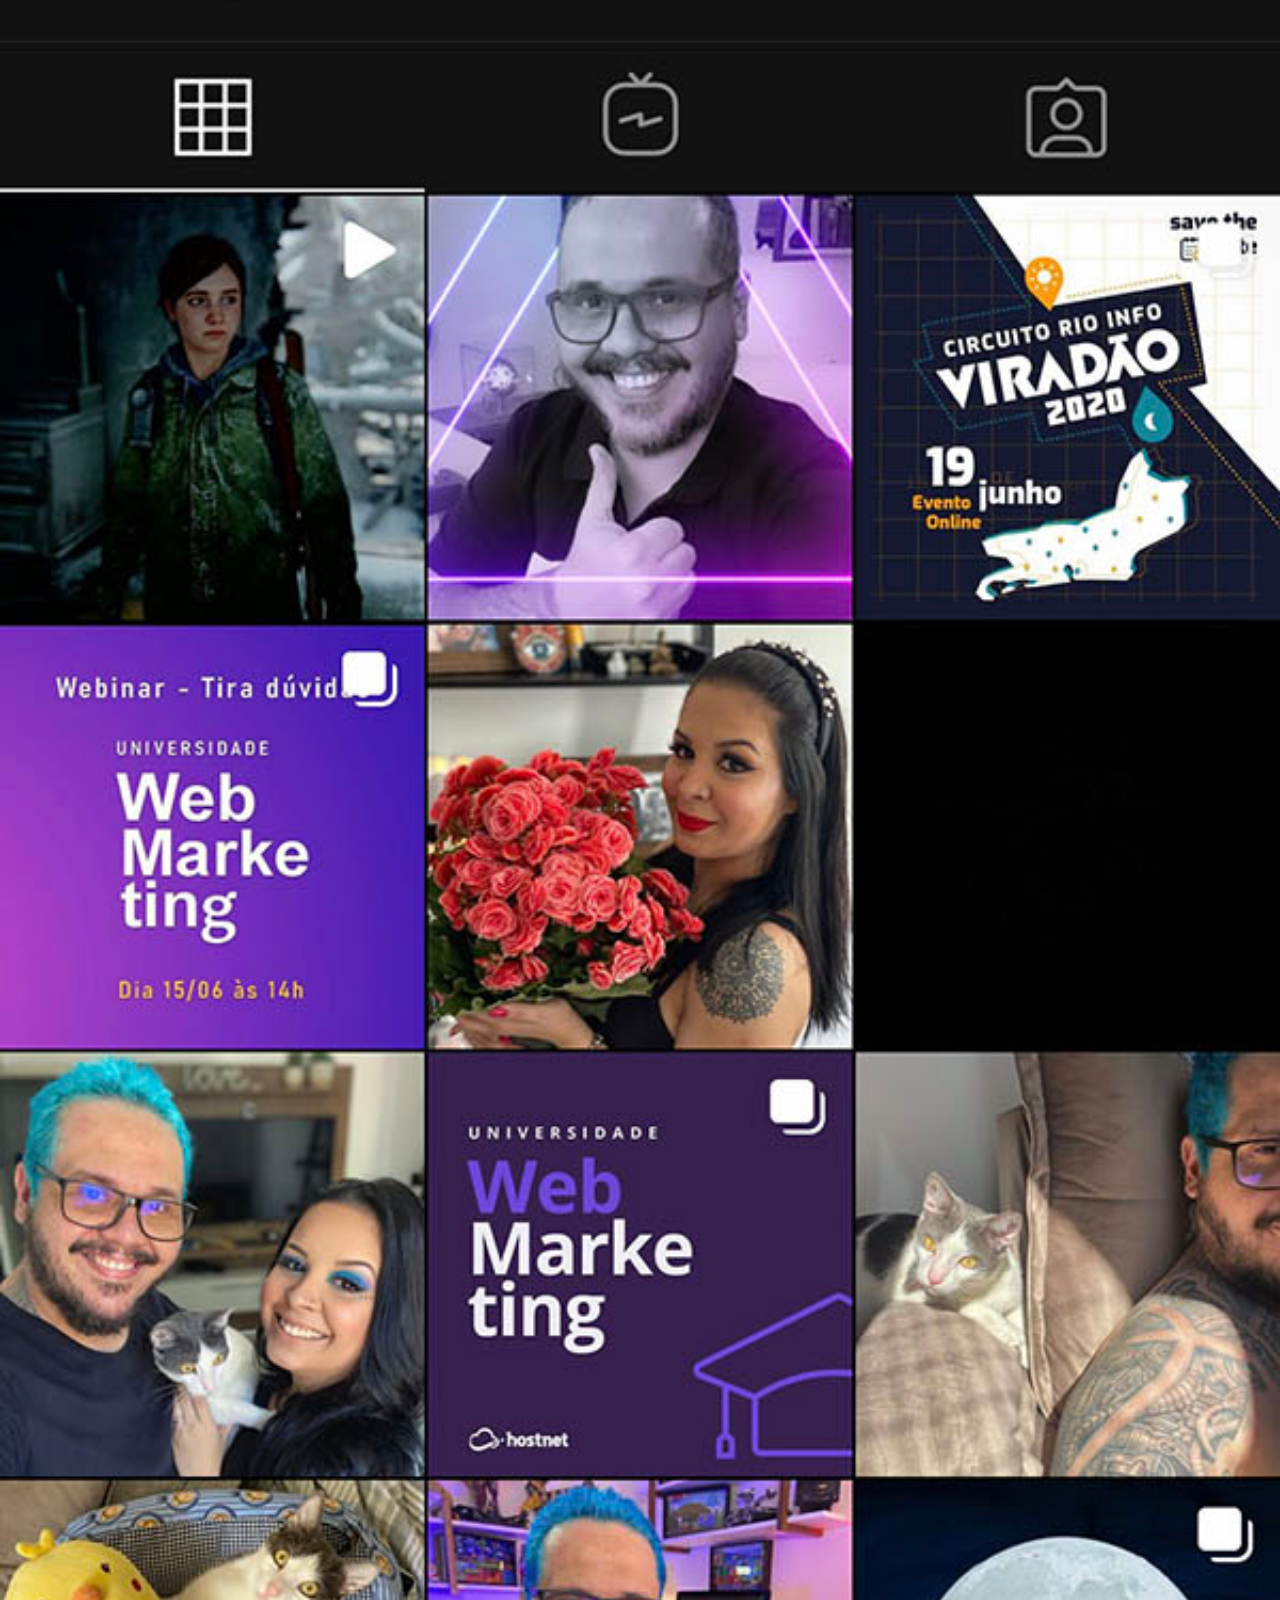
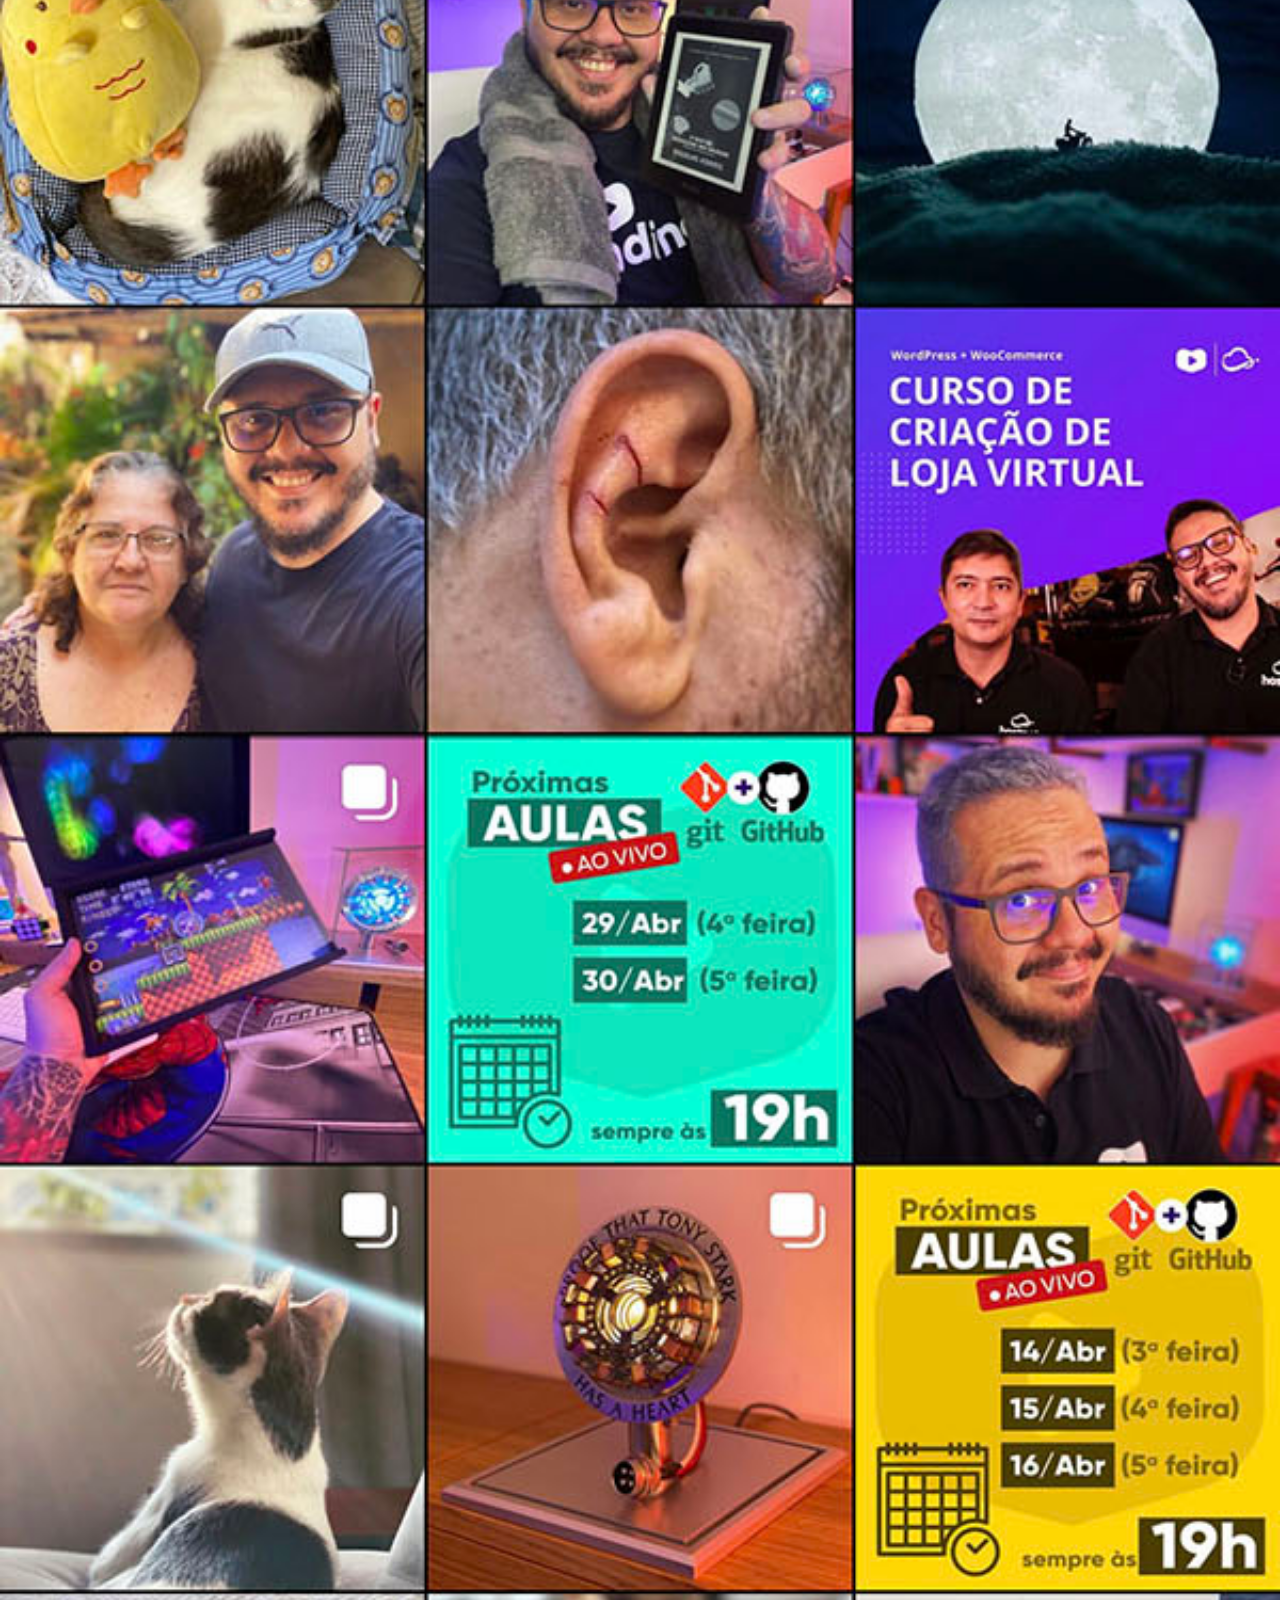
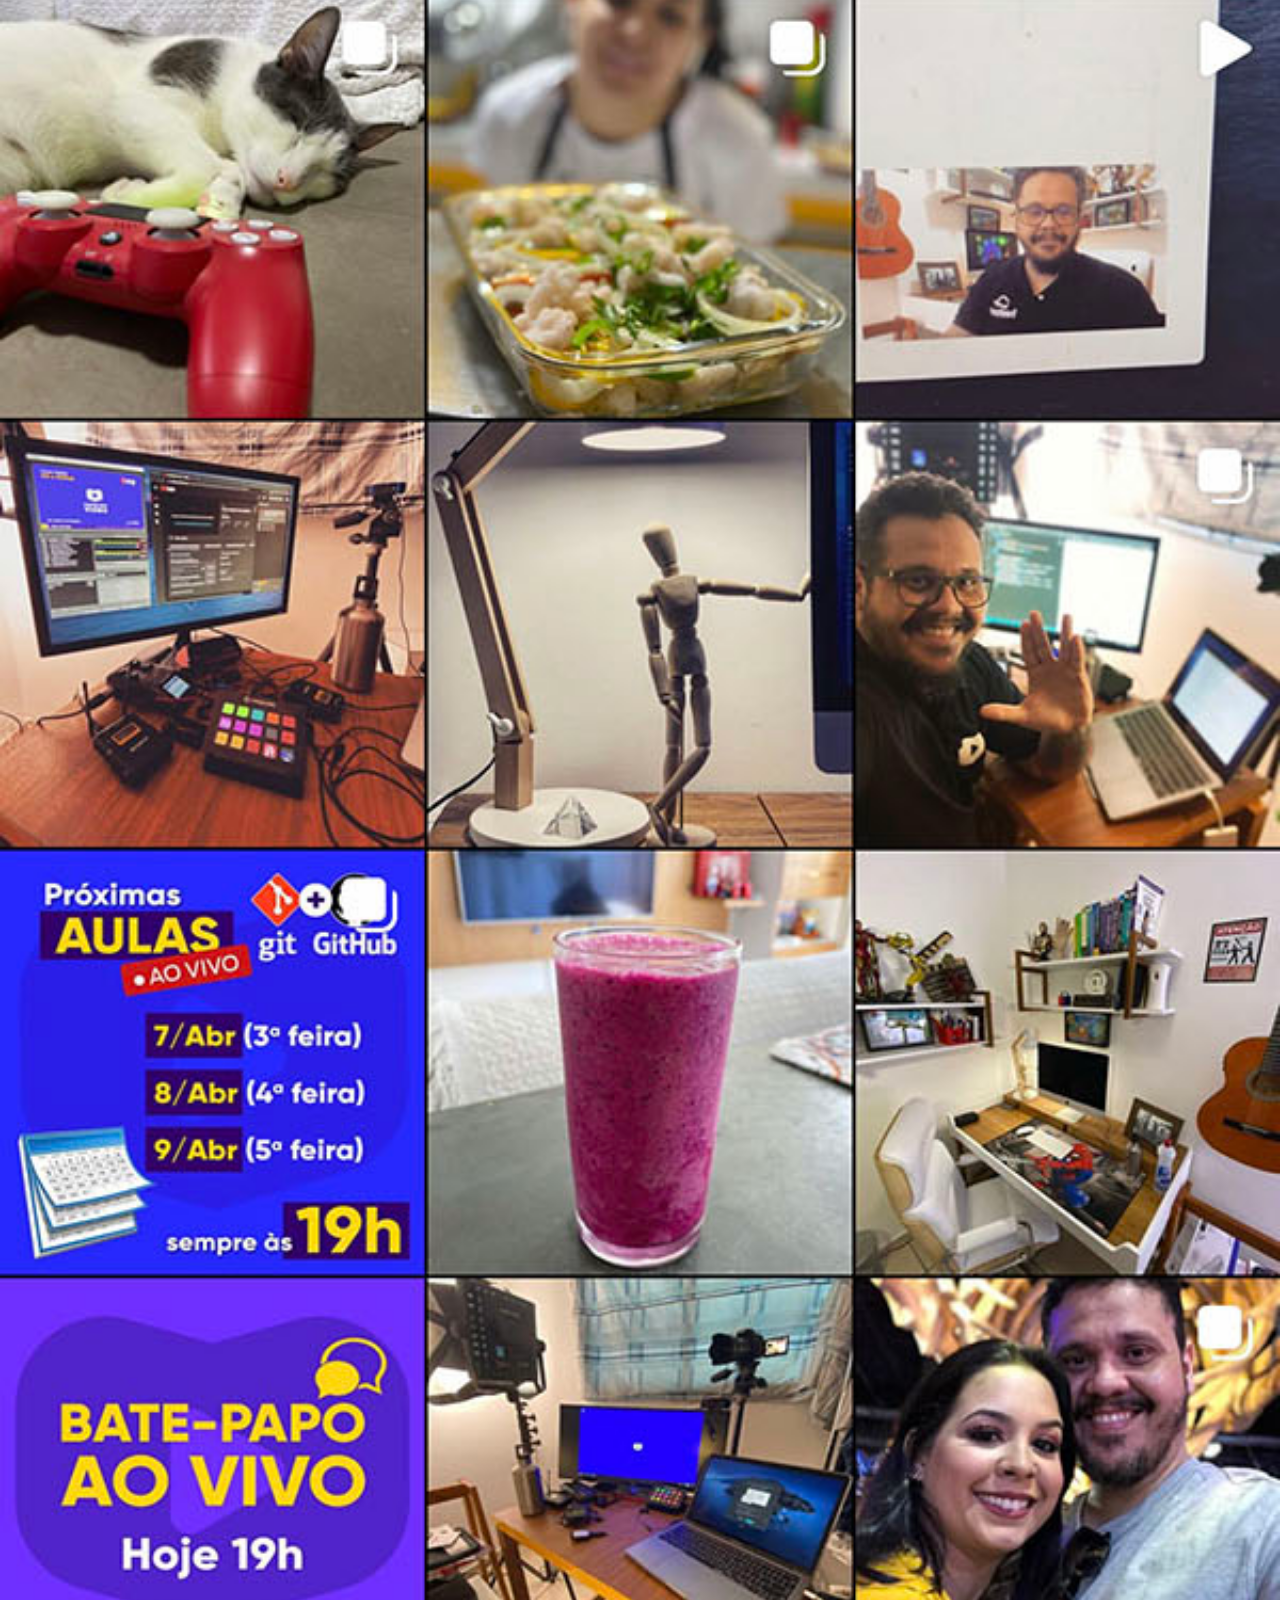
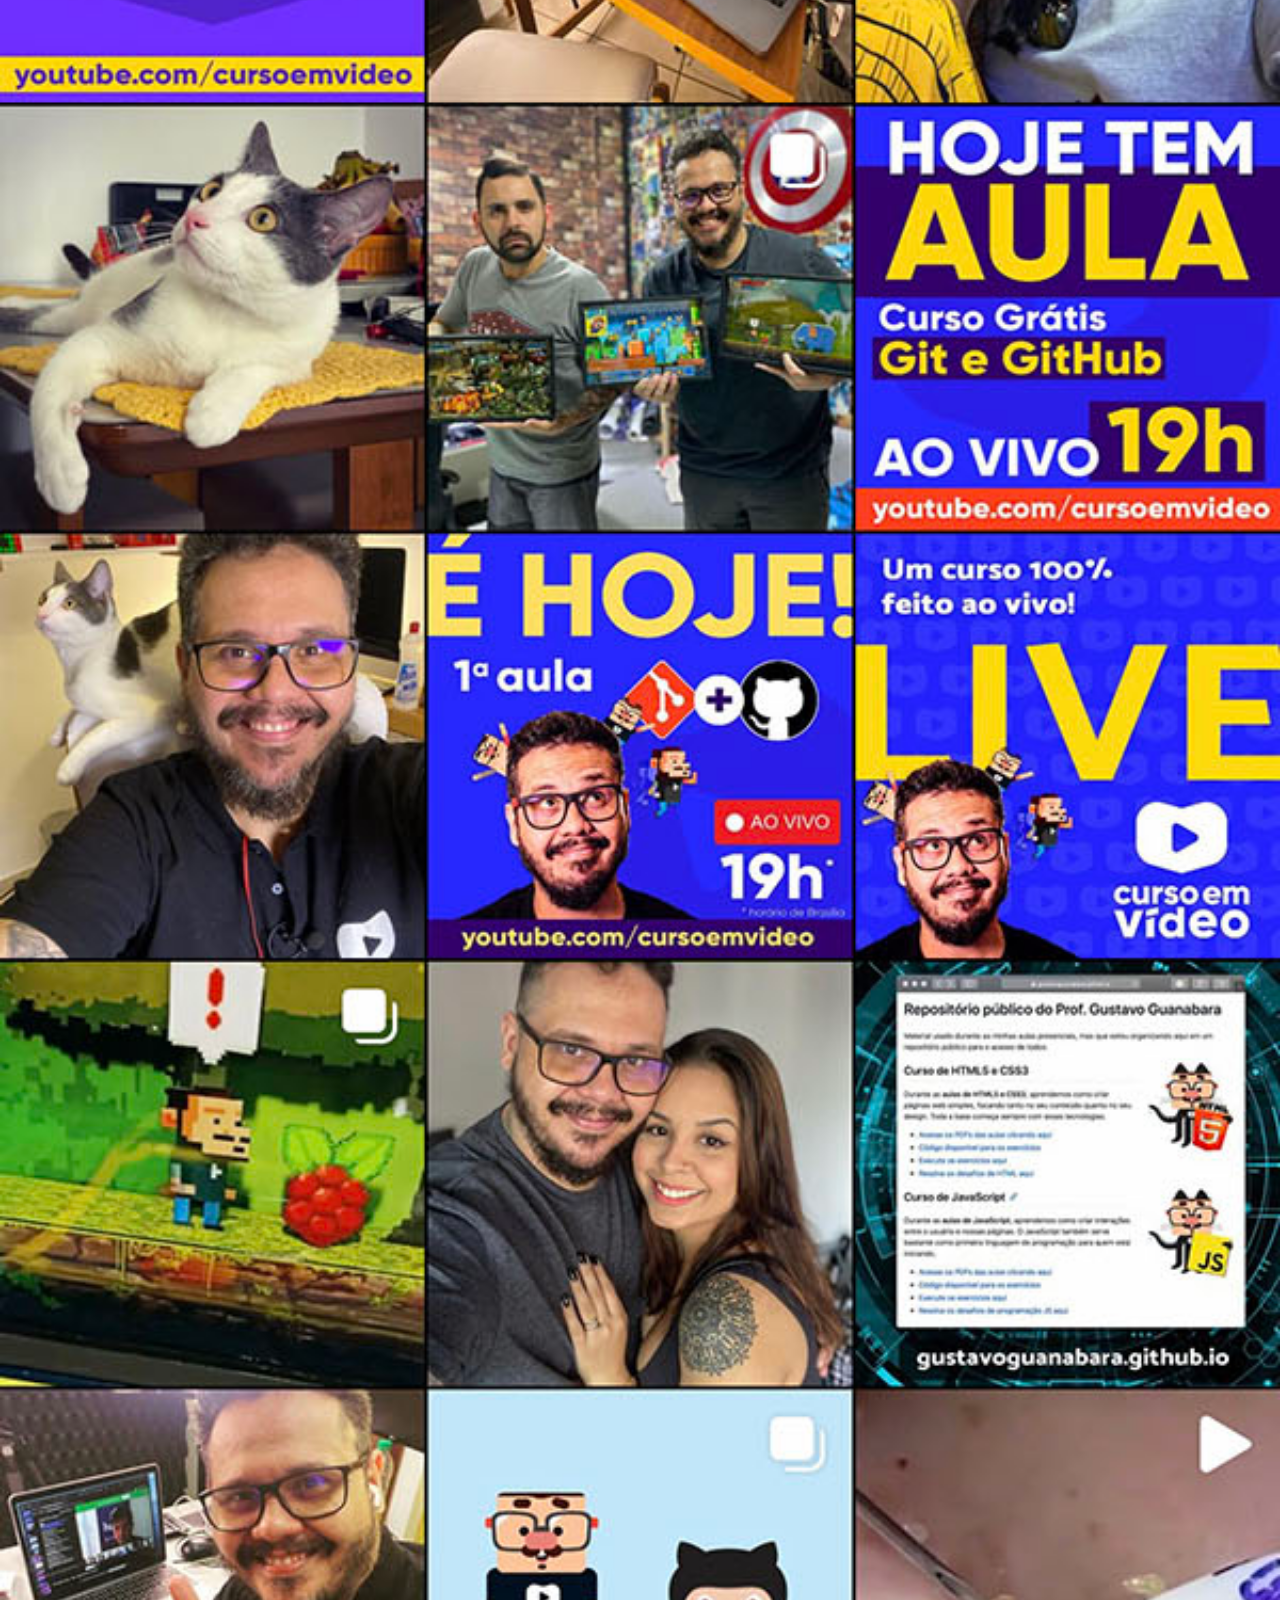
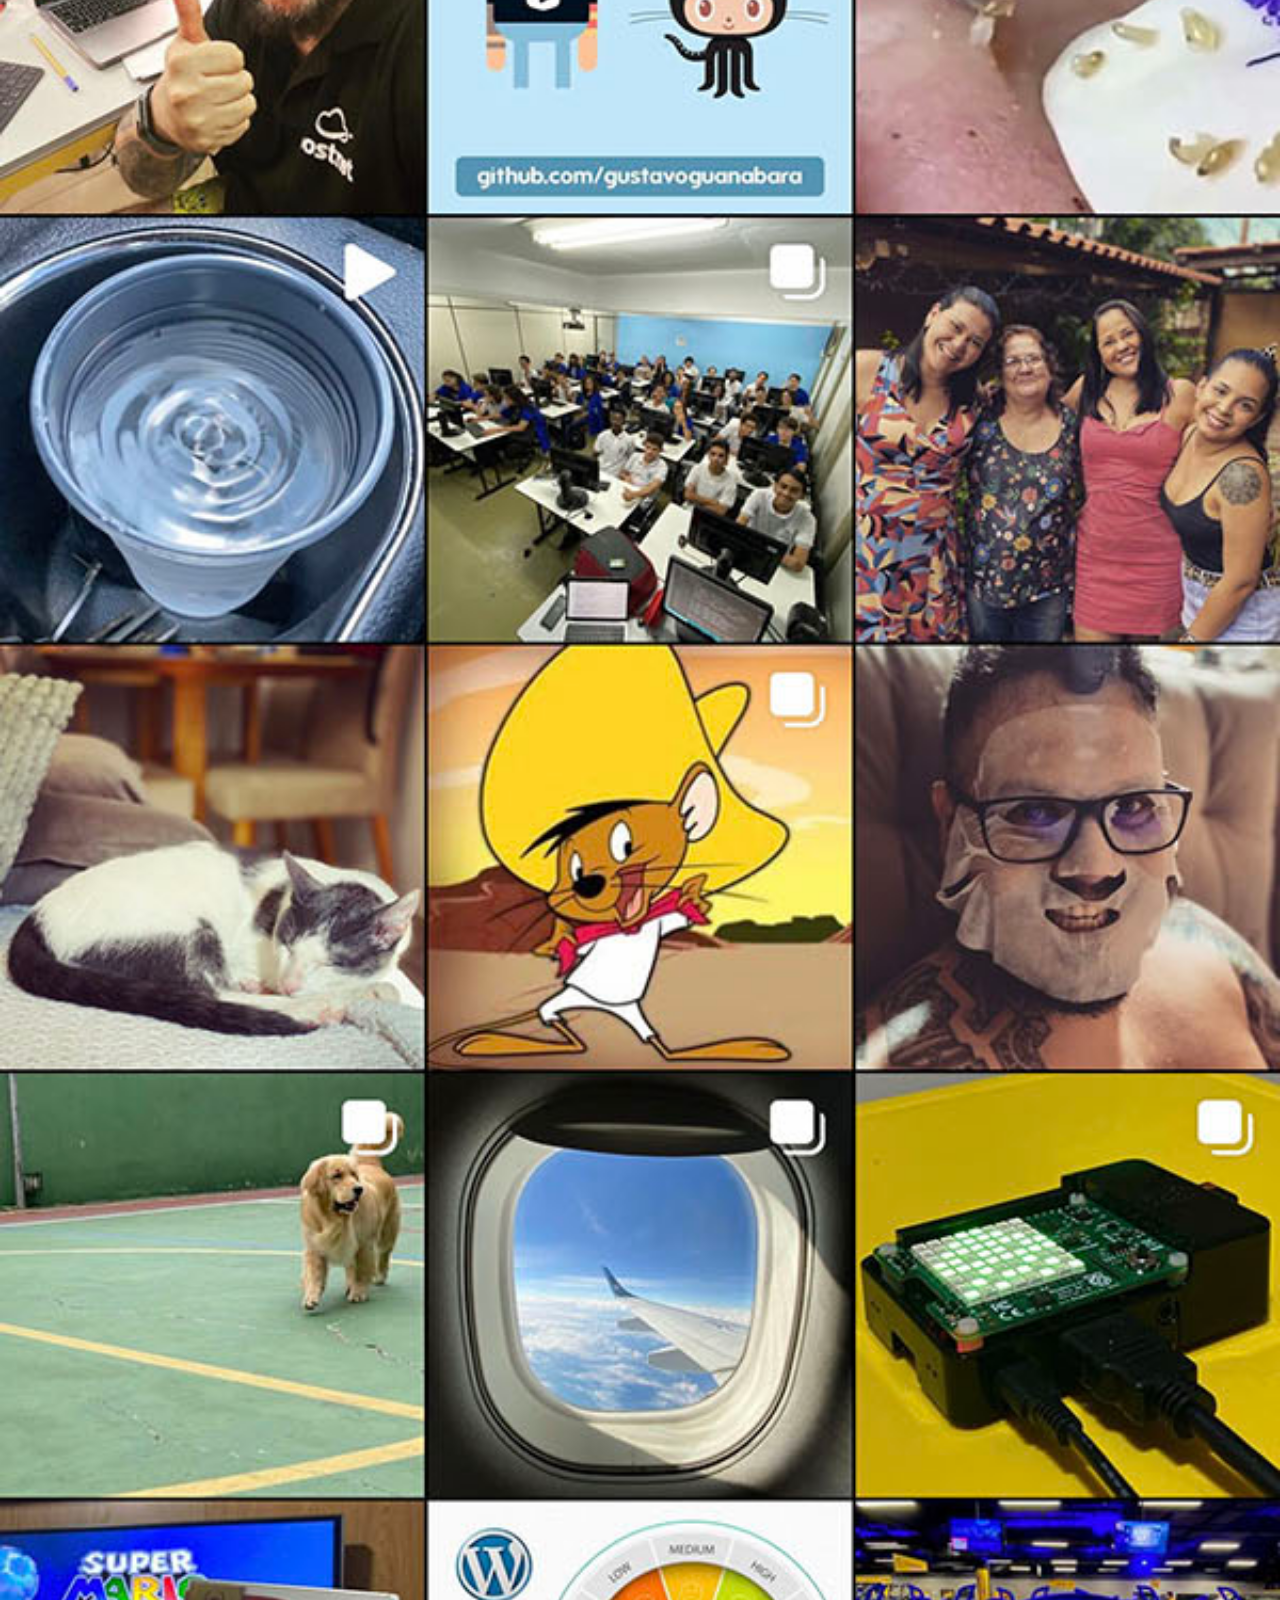
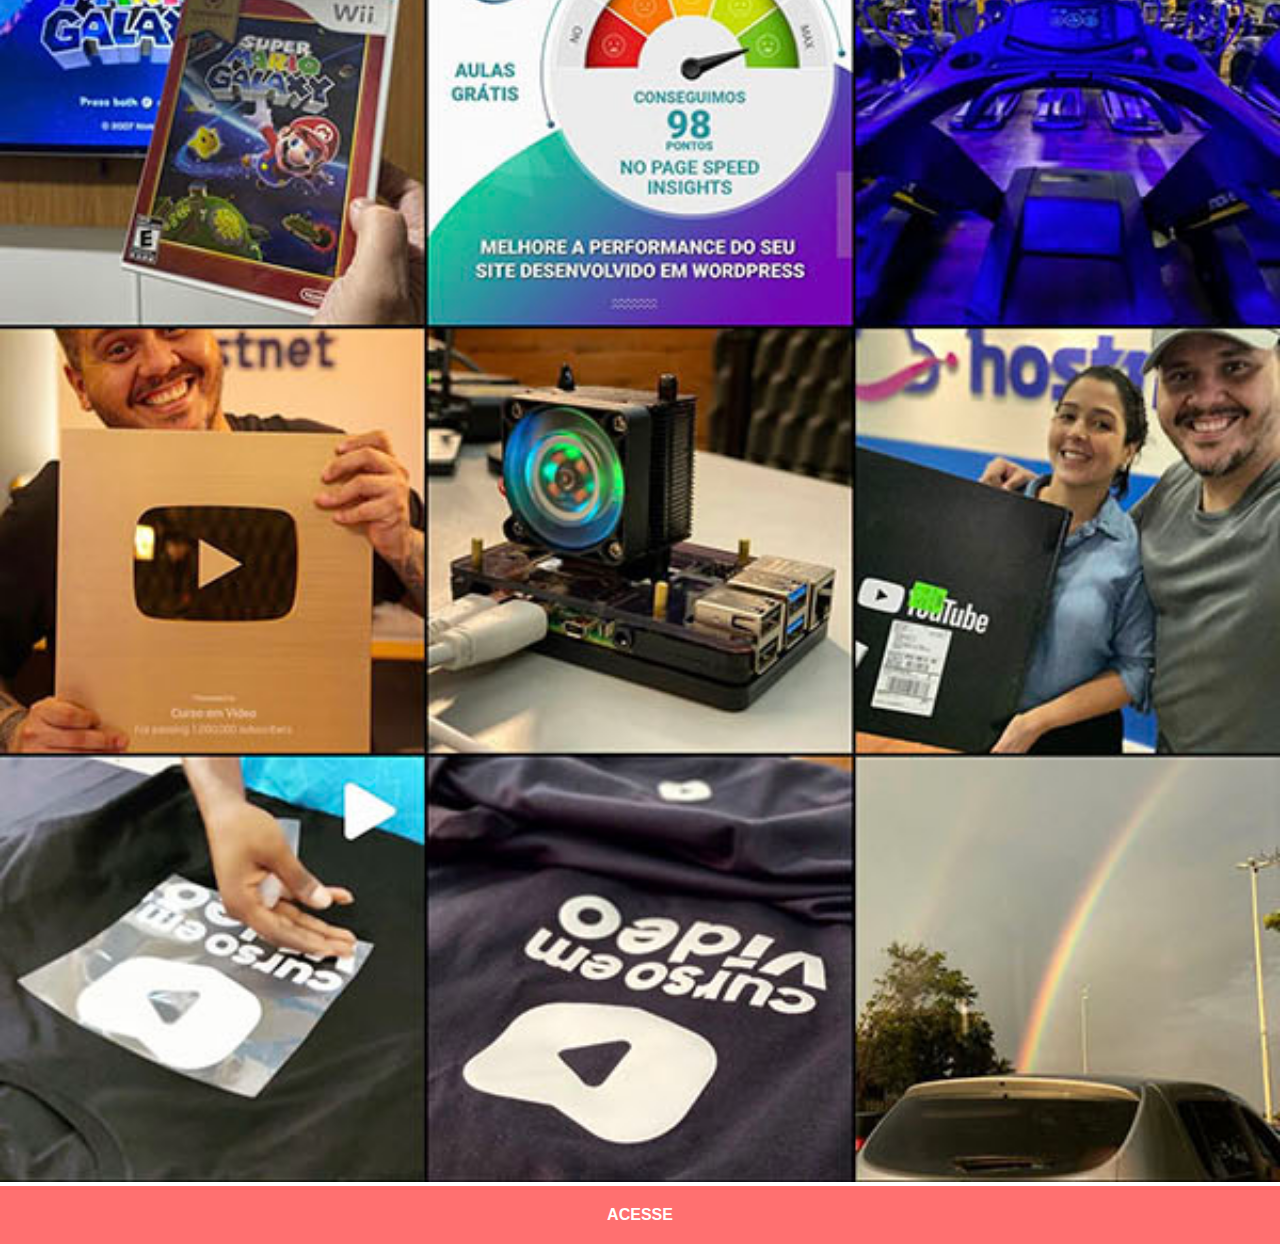
<file: instagram.html>
<!DOCTYPE html>
<html lang="en">
<head>
    <meta charset="UTF-8">
    <meta http-equiv="X-UA-Compatible" content="IE=edge">
    <meta name="viewport" content="width=device-width, initial-scale=1.0">
    <link rel="stylesheet" href="estilos/style-social.css">
    <title>Document</title>
</head>
<body>
    <img src="imagens/tela-instagram.jpg" alt="tela do instagram">
    <a href="https://www.instagram.com/gustavoguanabara" target="_blank">ACESSE</a>
</body>
</html>
</file>
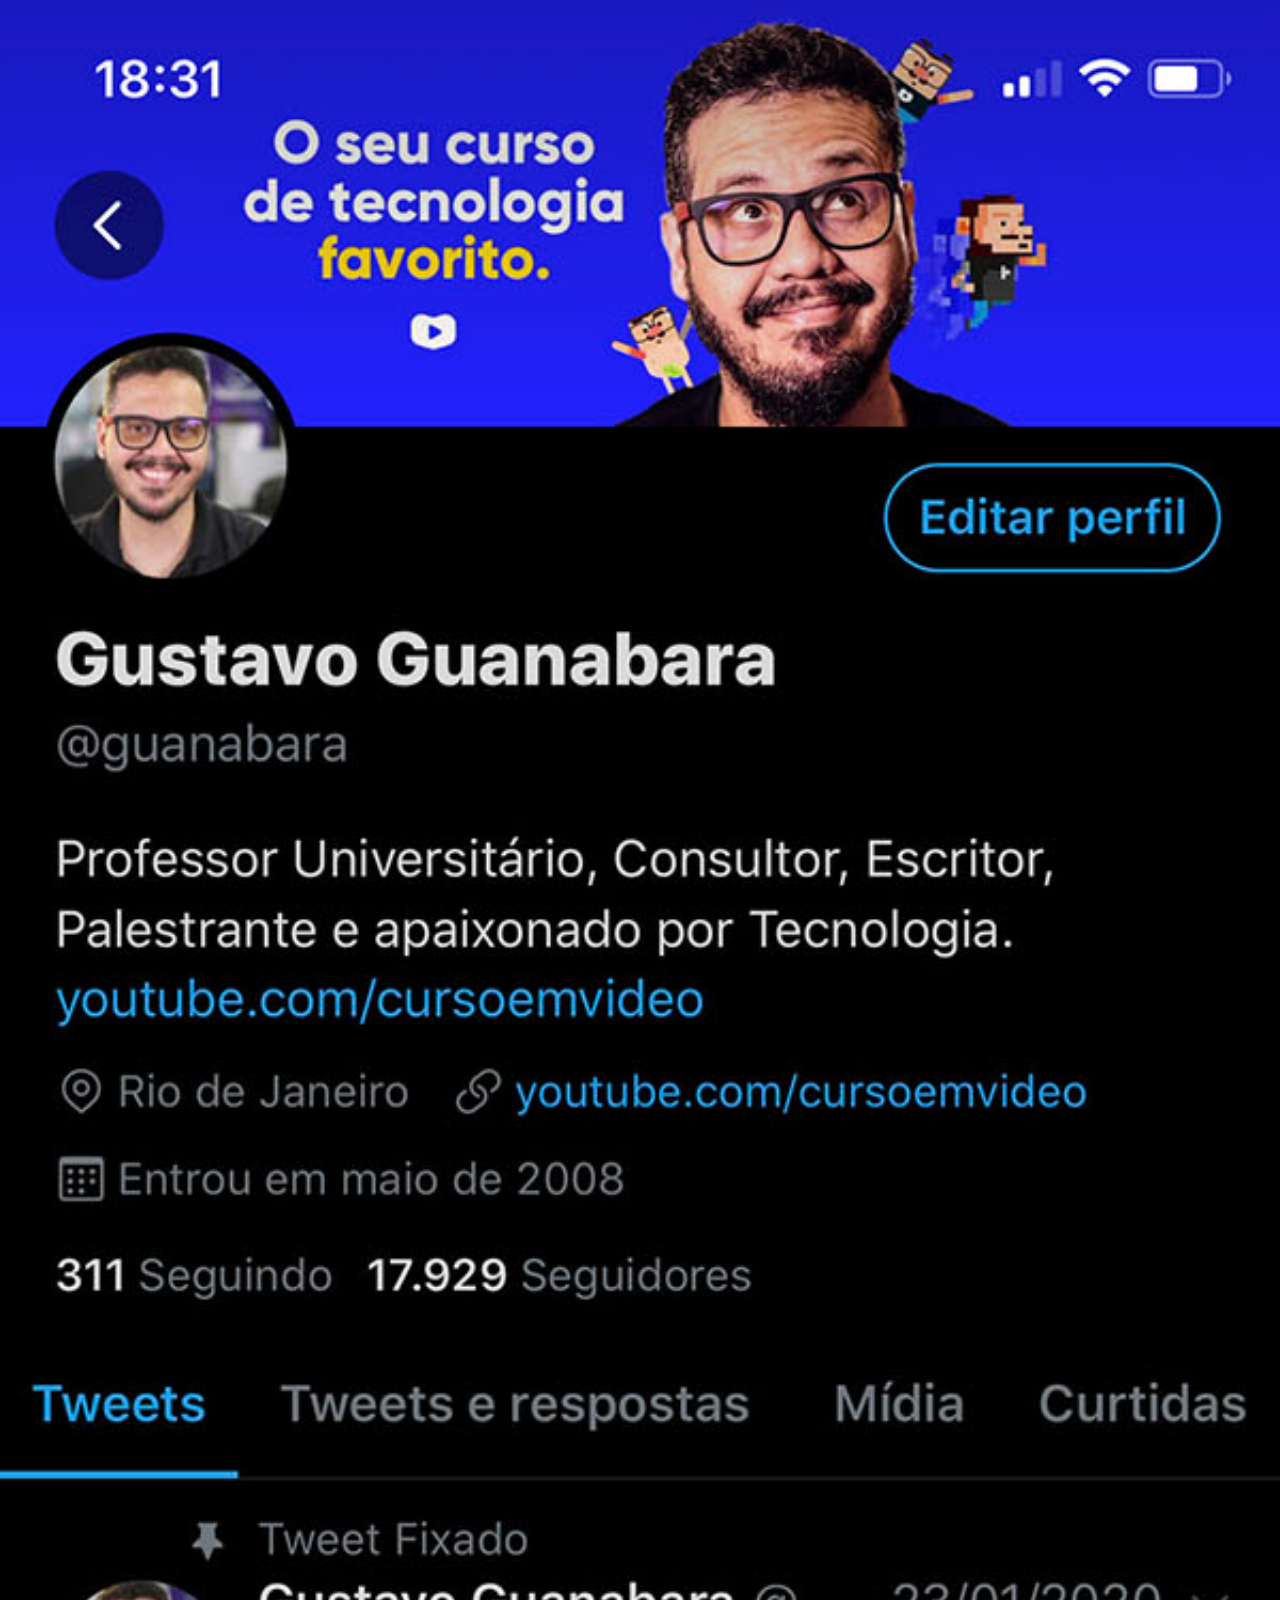
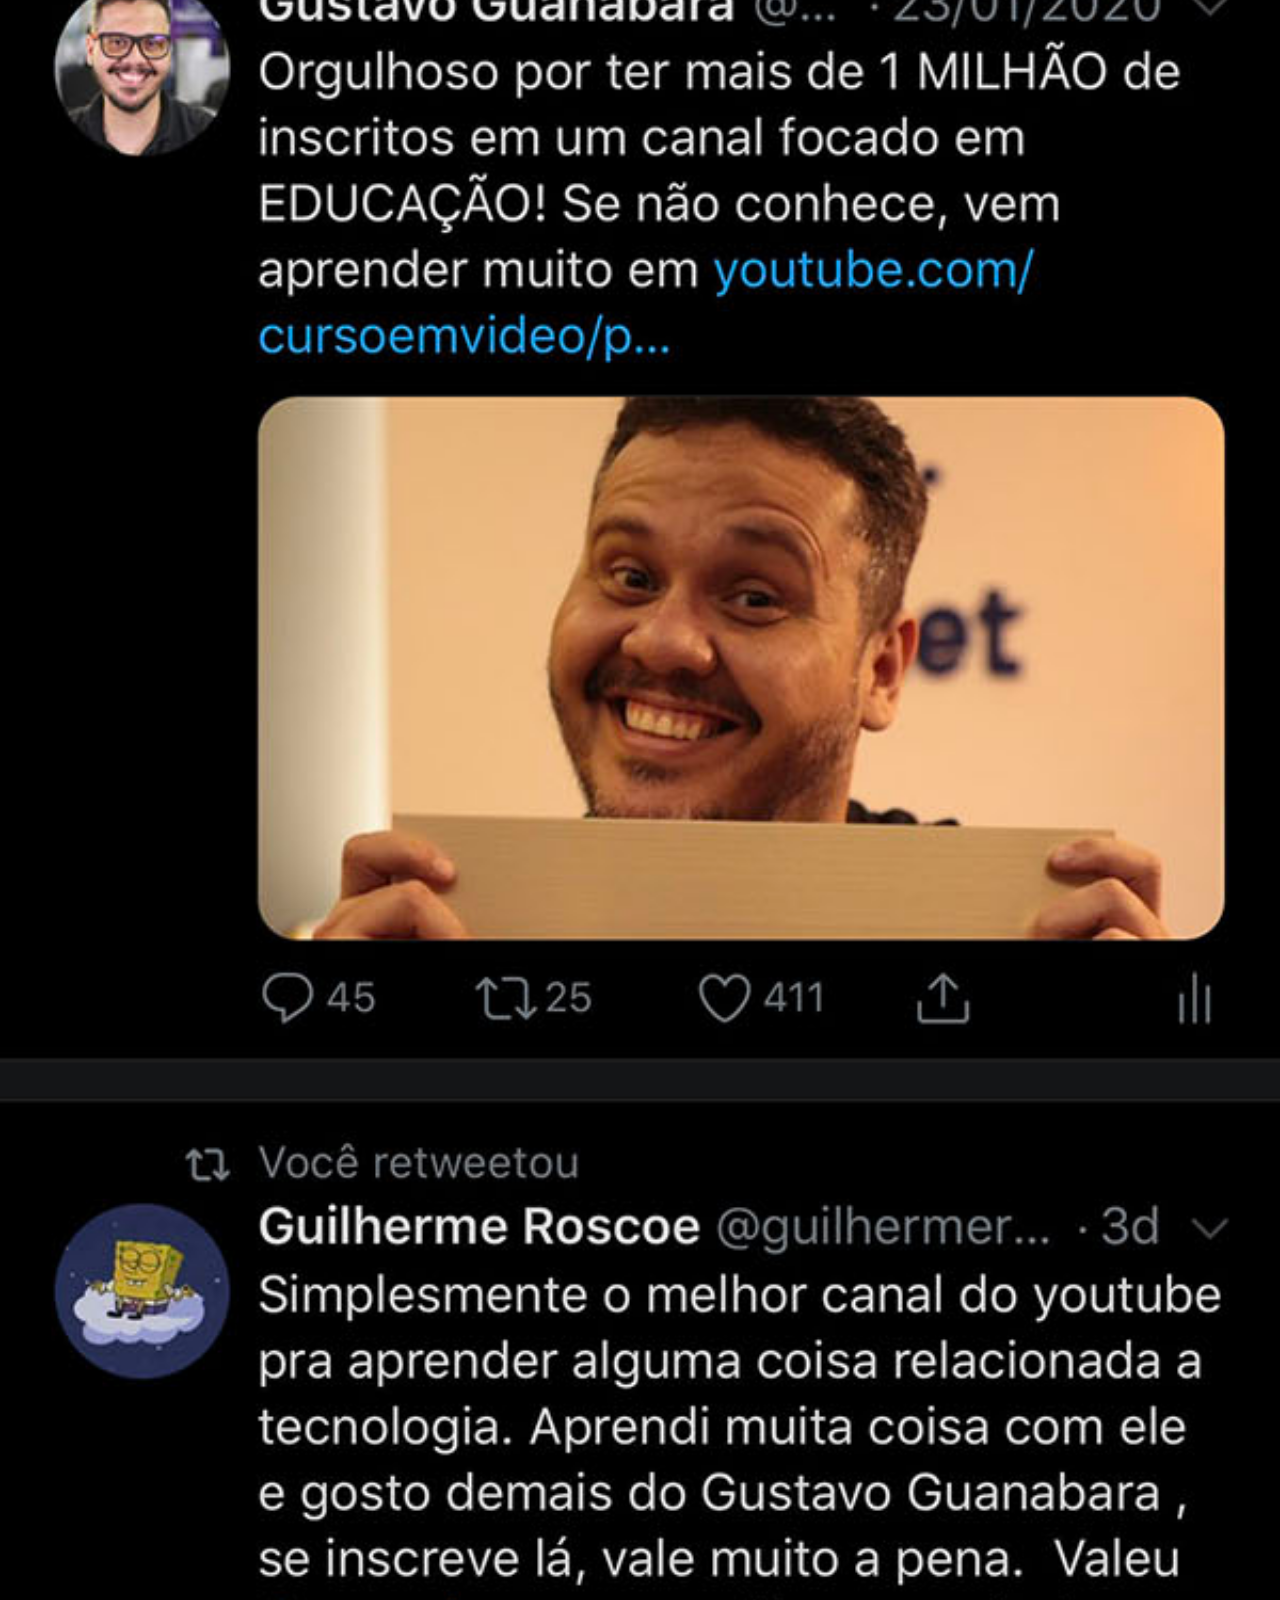
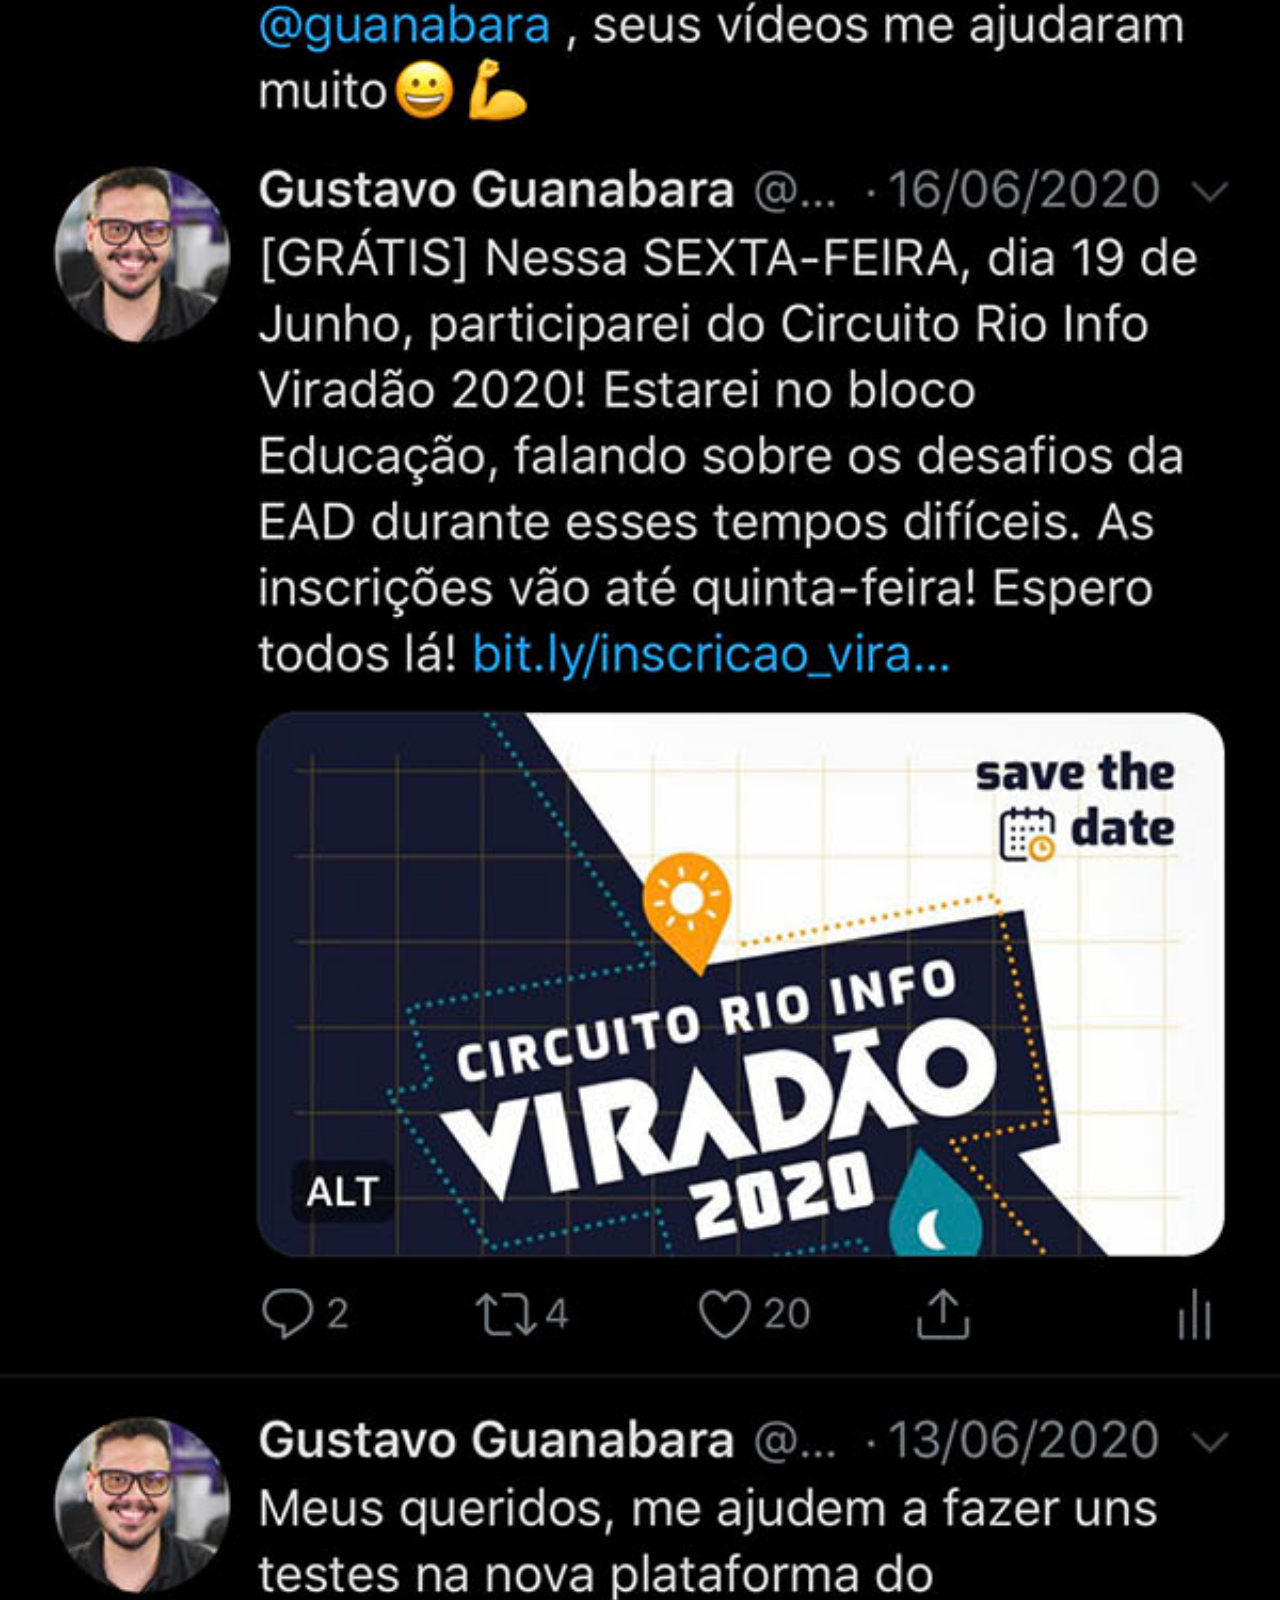
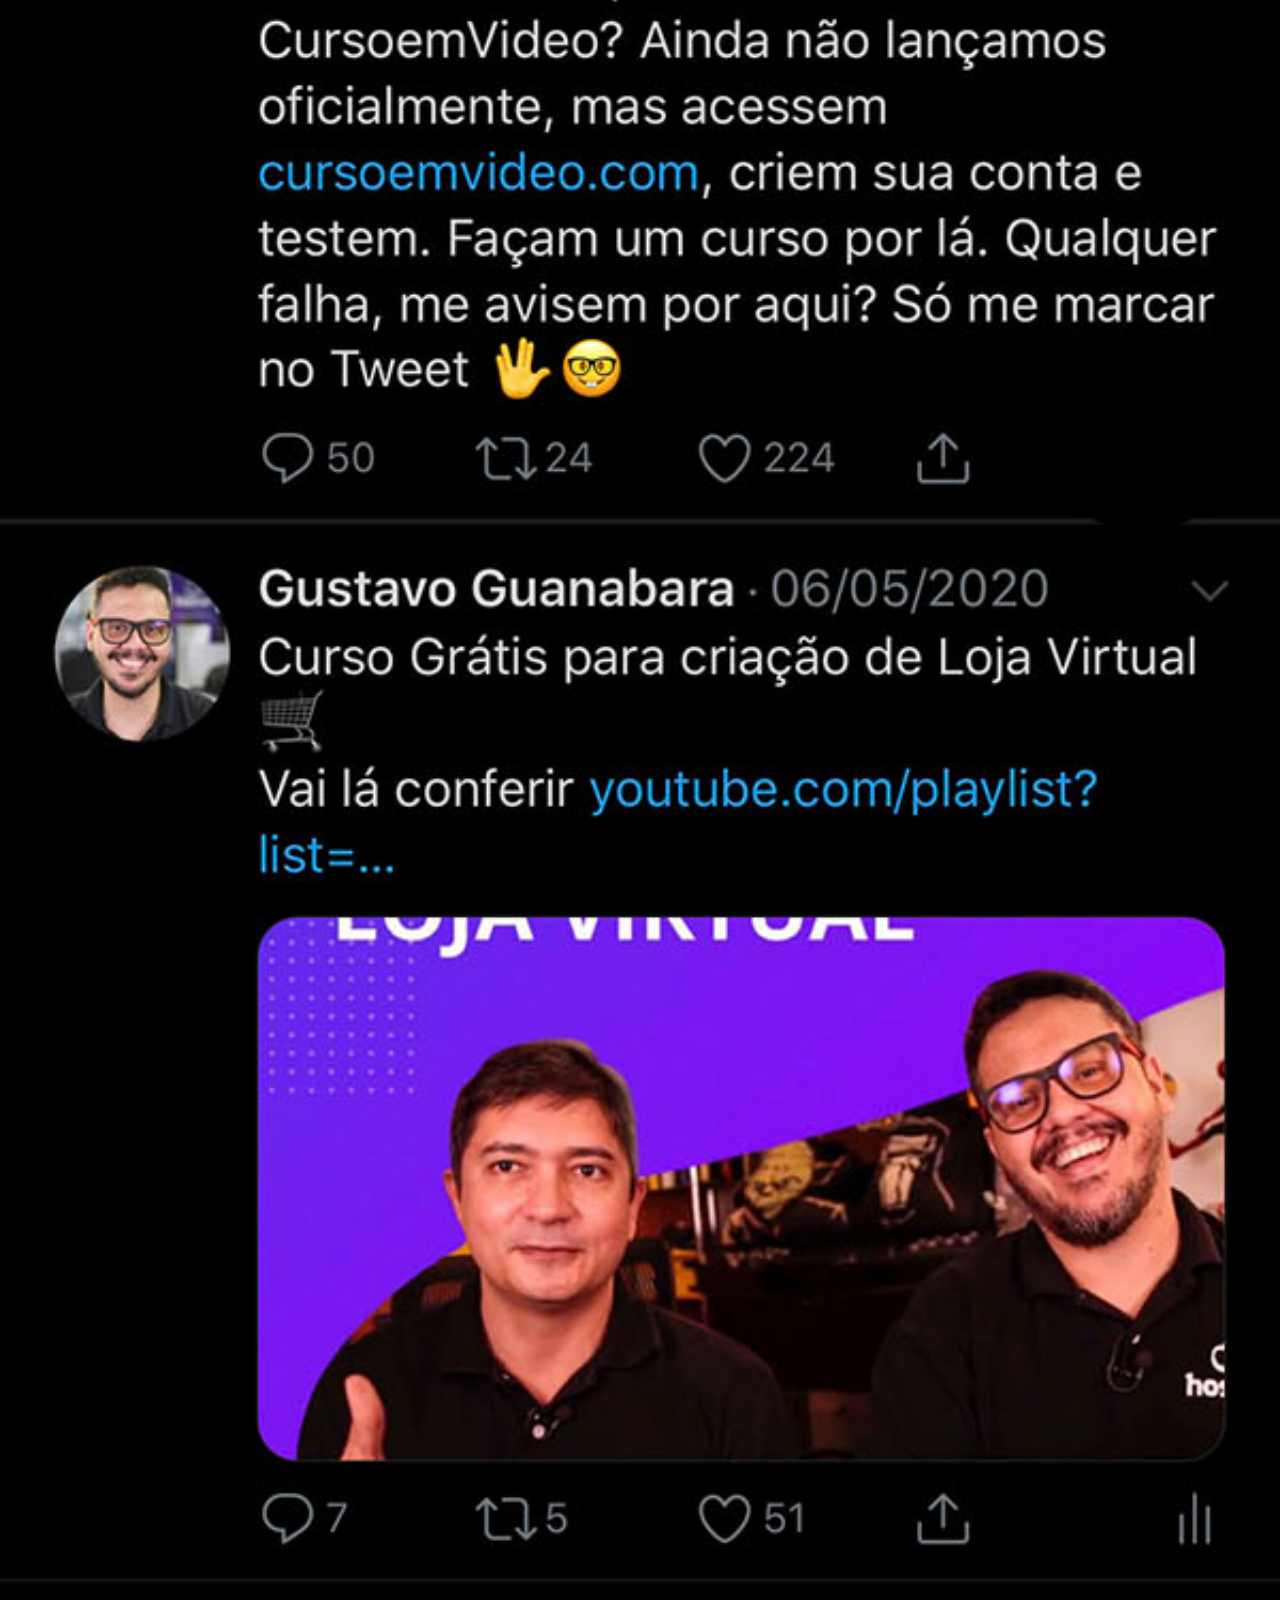
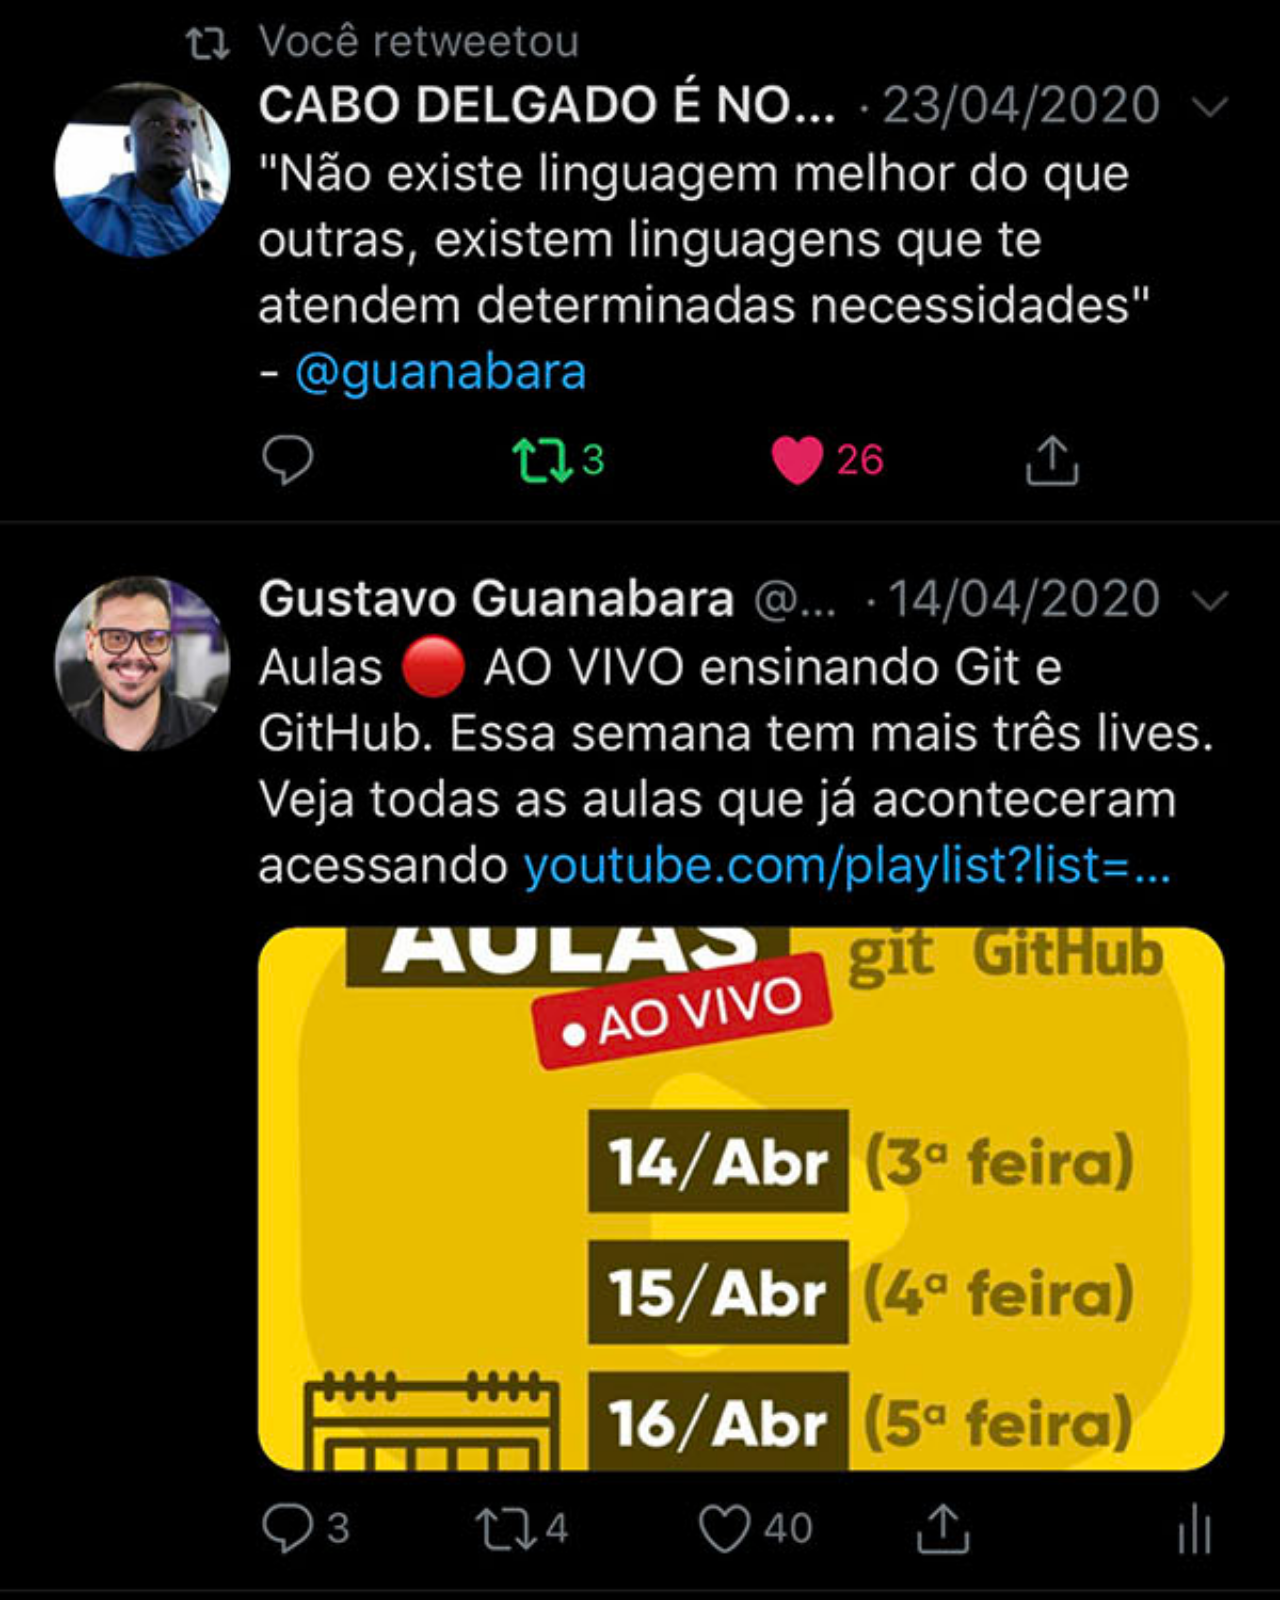
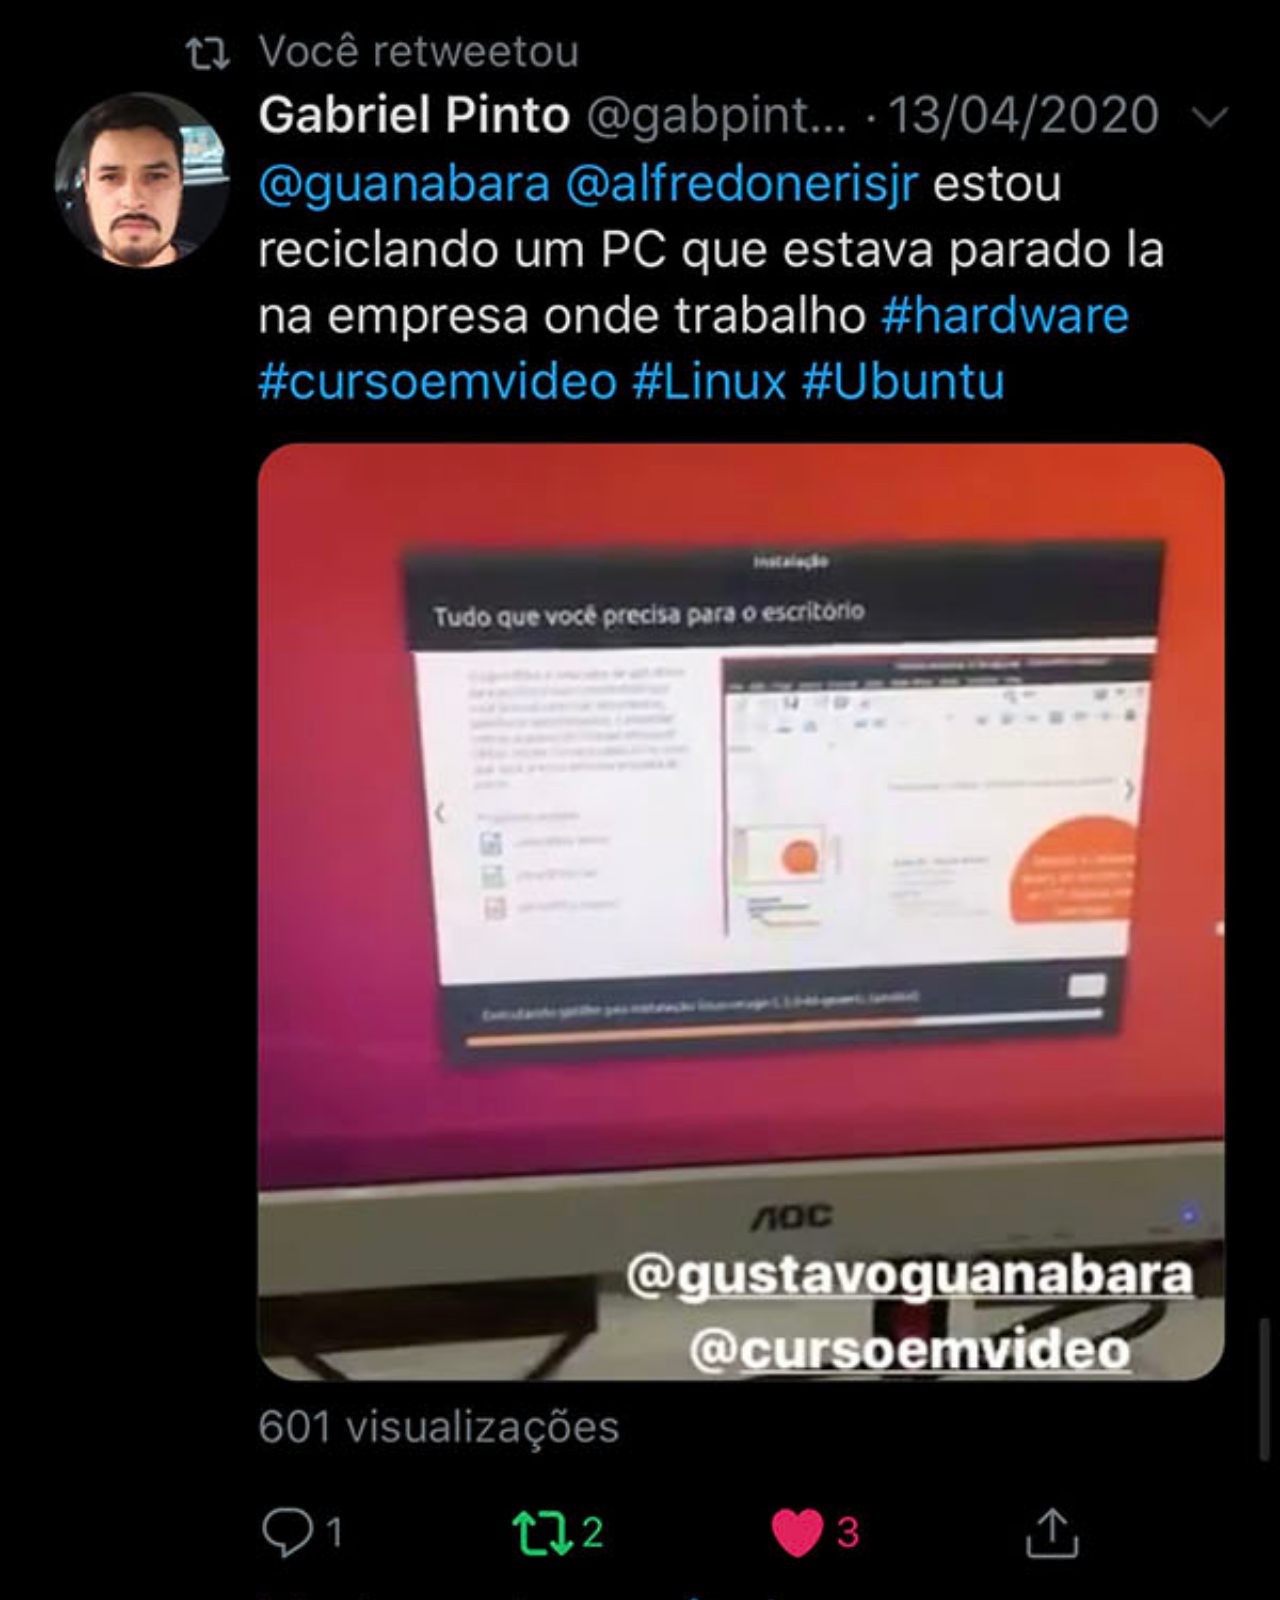
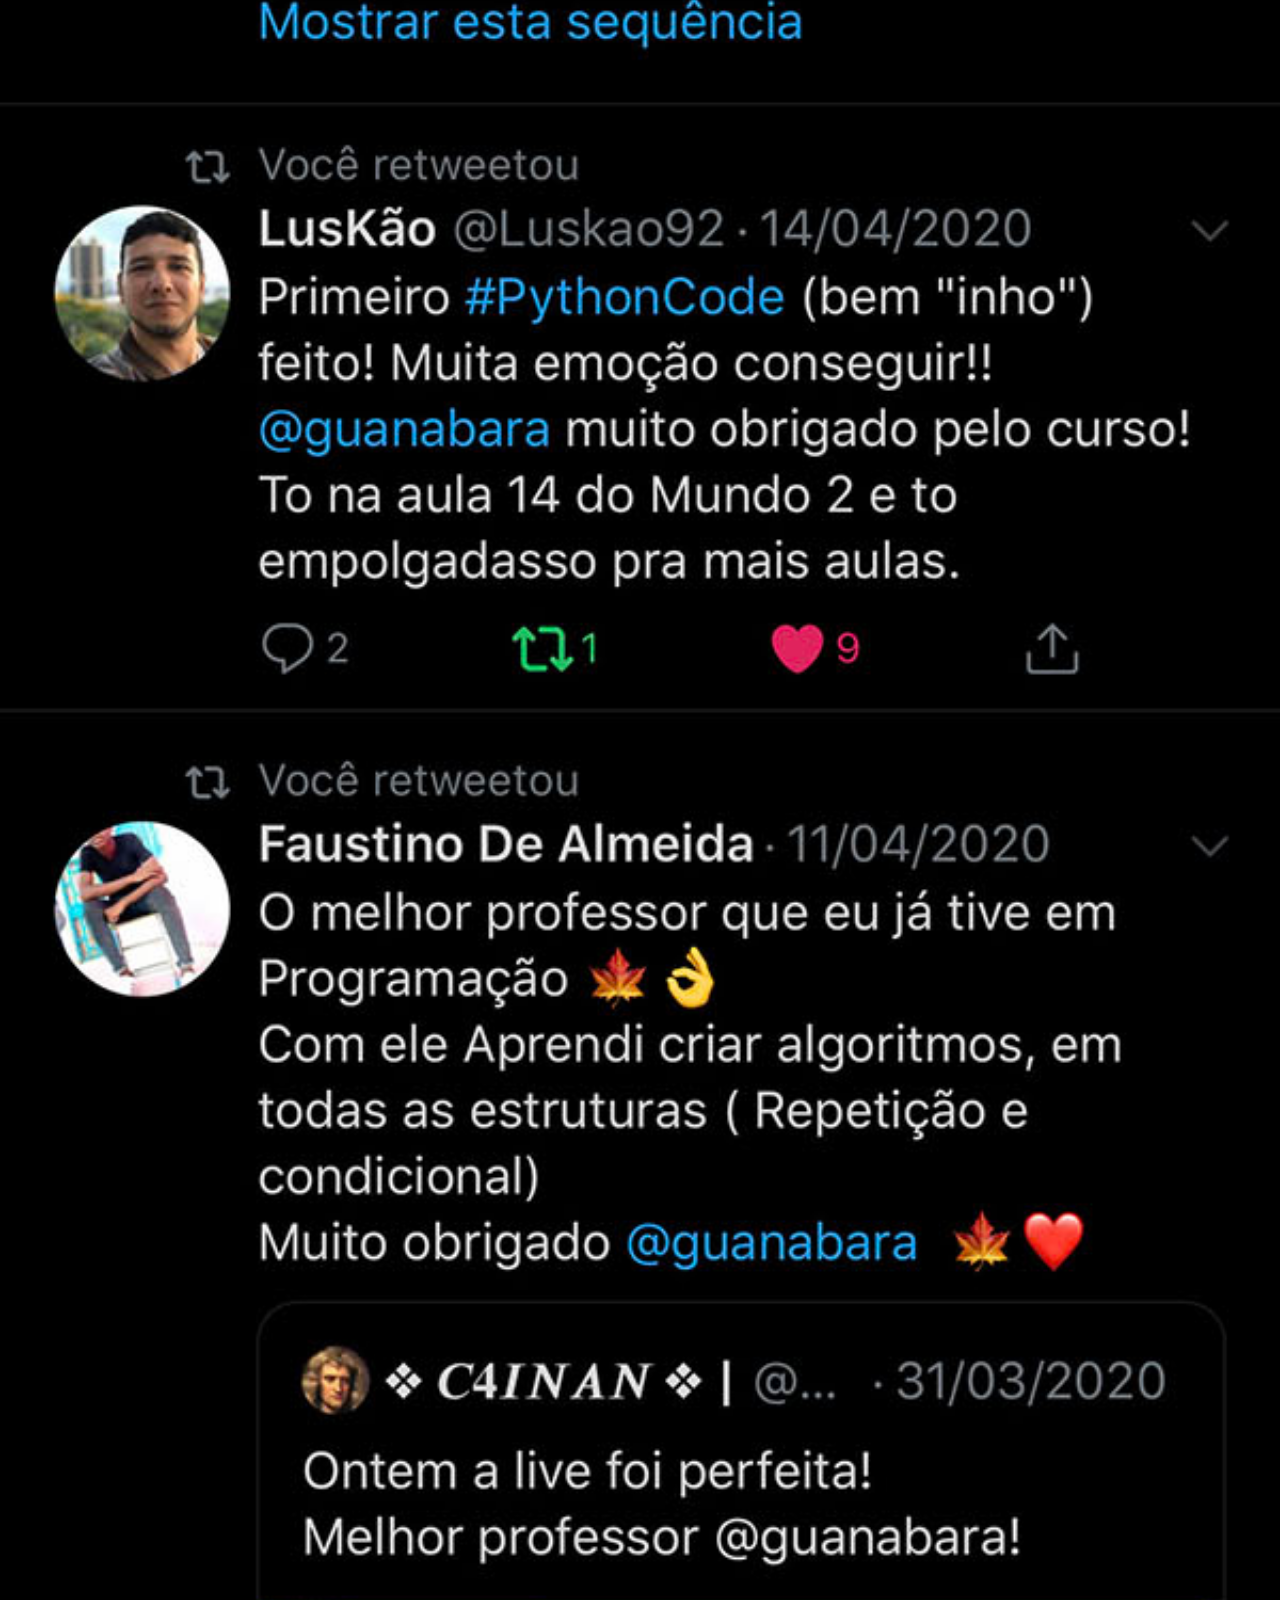
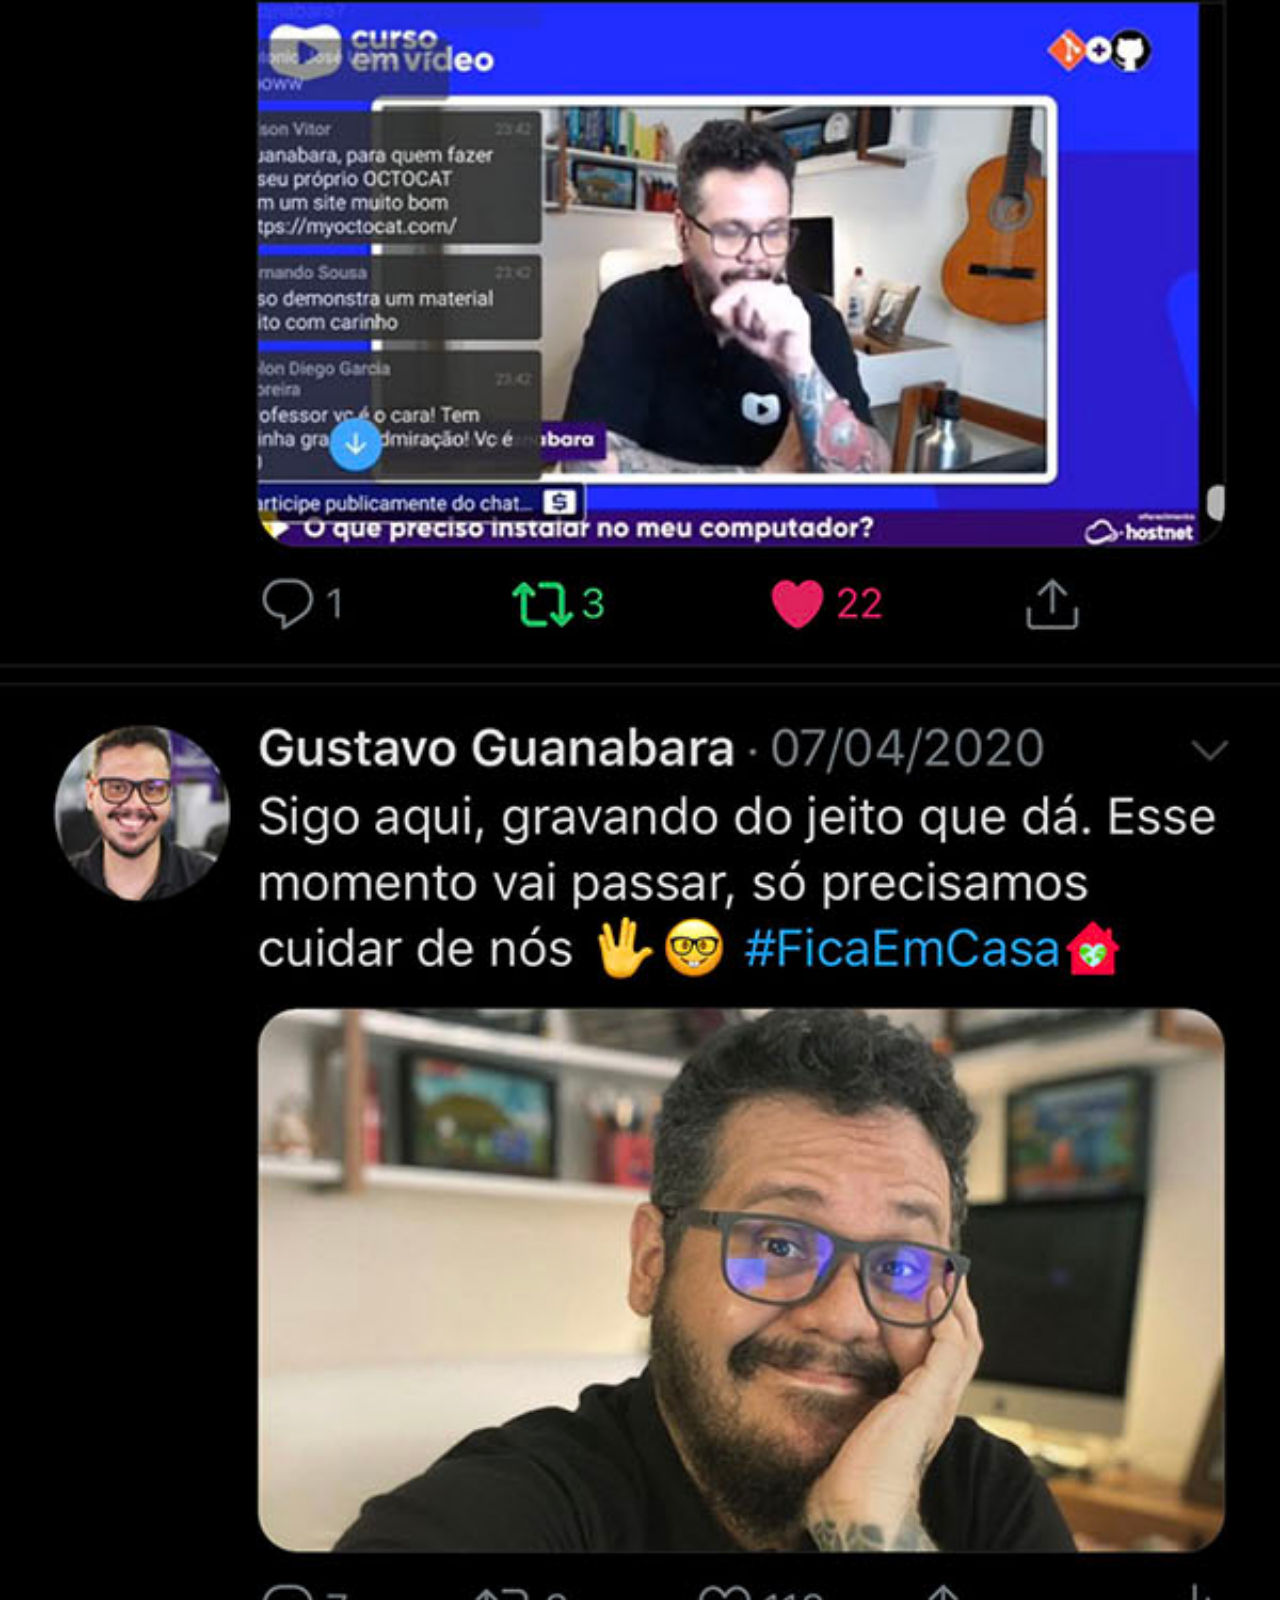
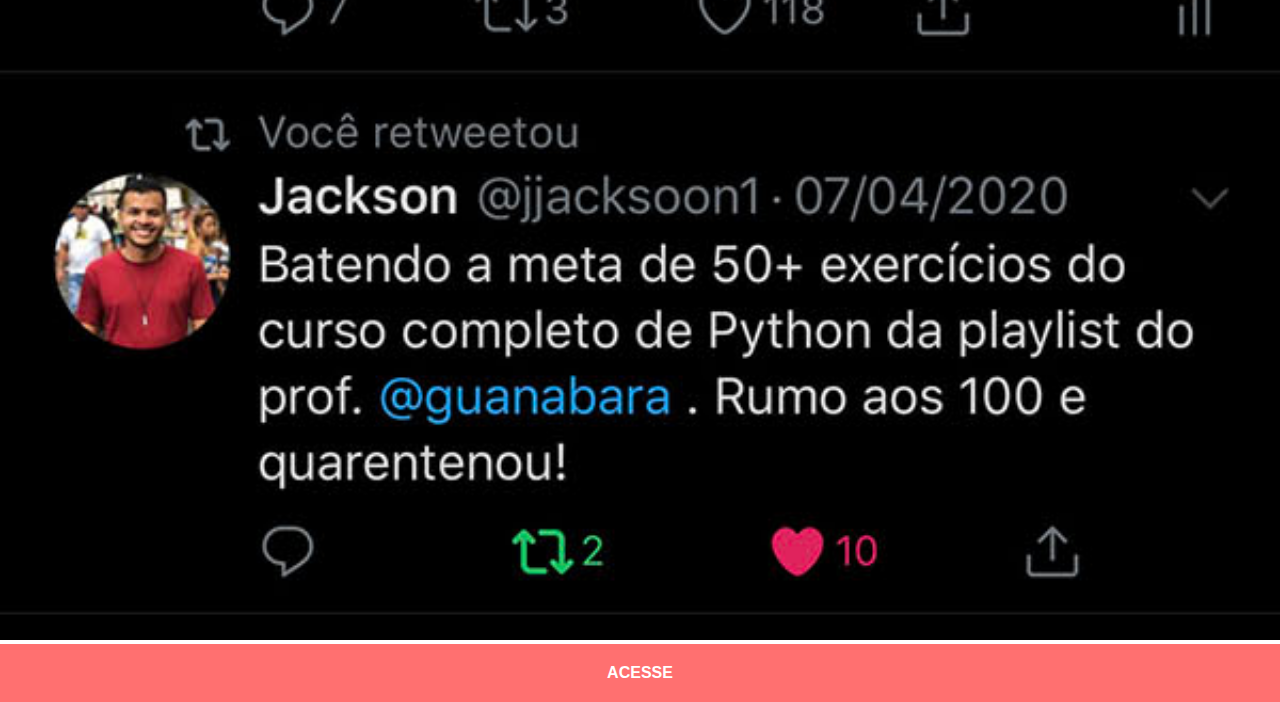
<file: twitter.html>
<!DOCTYPE html>
<html lang="pt-br">
<head>
    <meta charset="UTF-8">
    <meta http-equiv="X-UA-Compatible" content="IE=edge">
    <meta name="viewport" content="width=device-width, initial-scale=1.0">
    <link rel="stylesheet" href="estilos/style-social.css">
    <title>Document</title>
</head>
<body>
    <img src="imagens/tela-twitter.jpg" alt="tela do twitter">
    <a href="https:www.twitter.com/guanabara" target="_blank">ACESSE</a>
</body>
</html>
</file>
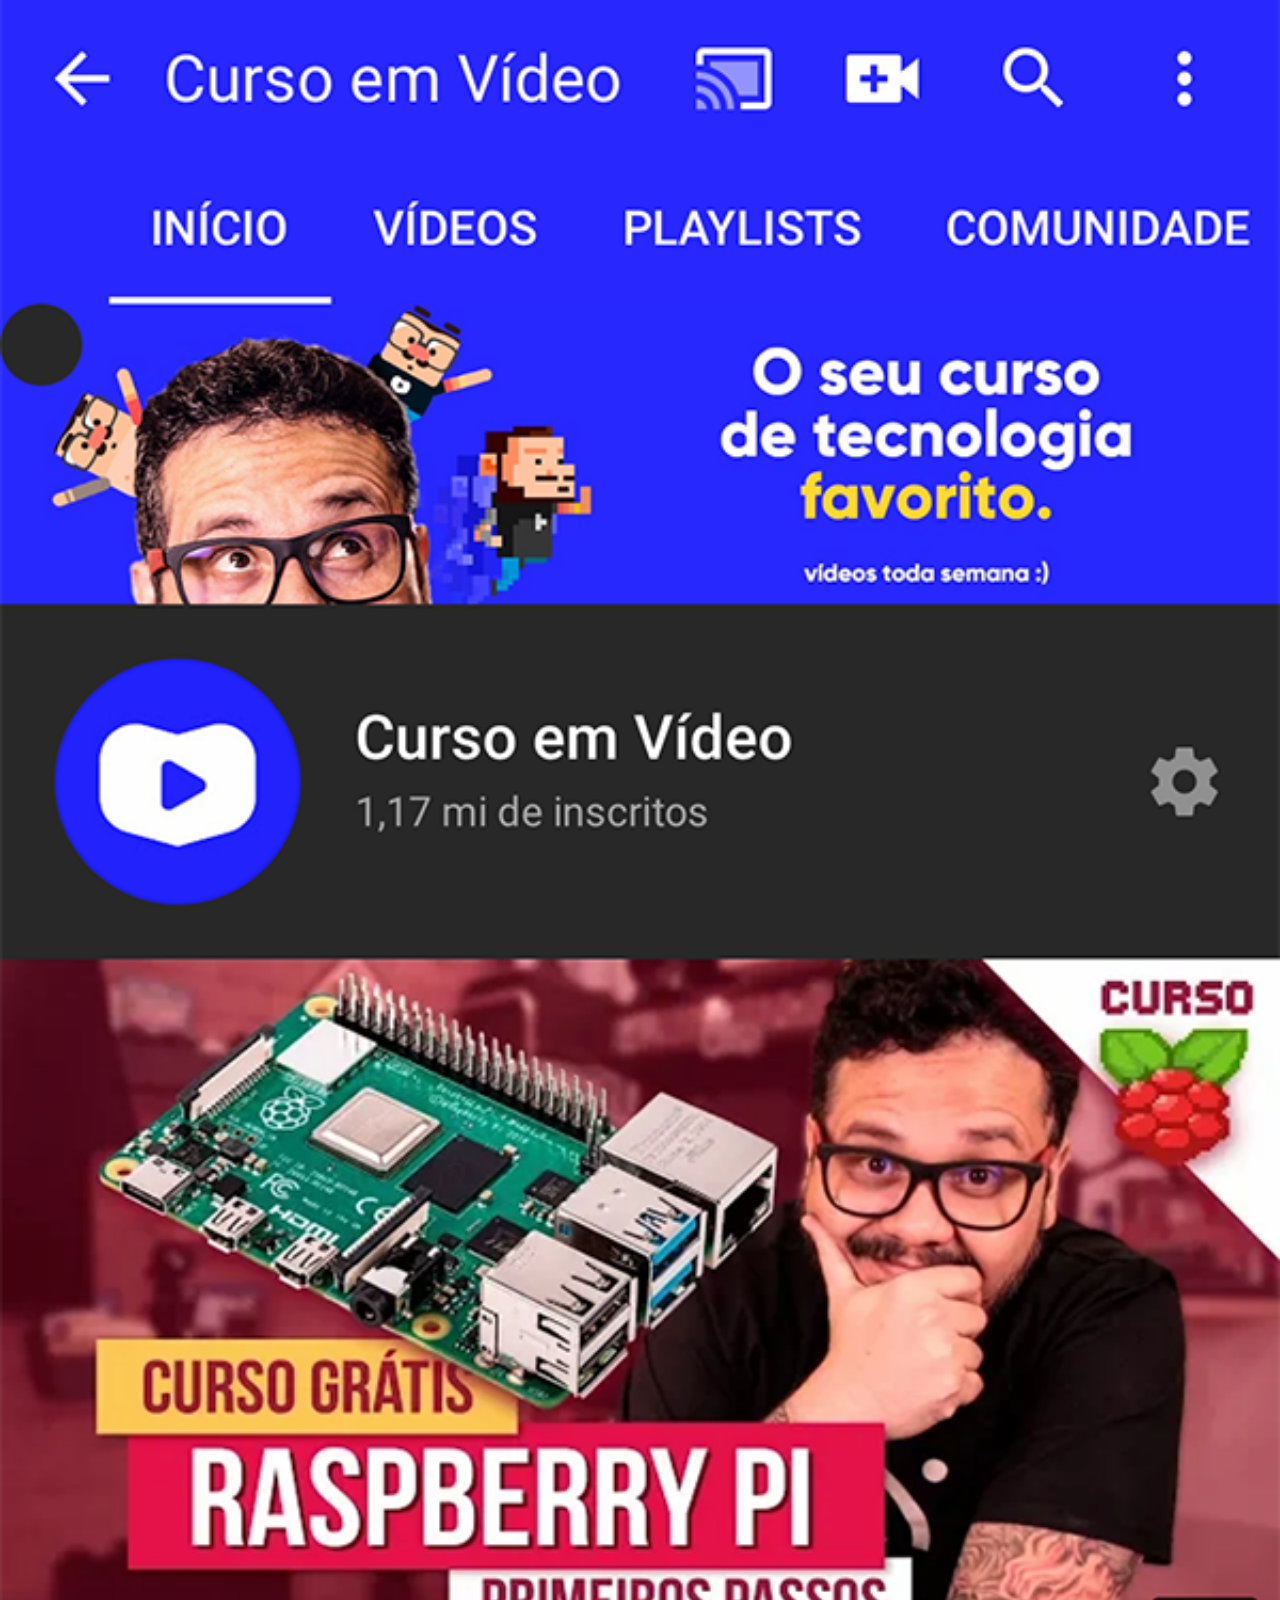
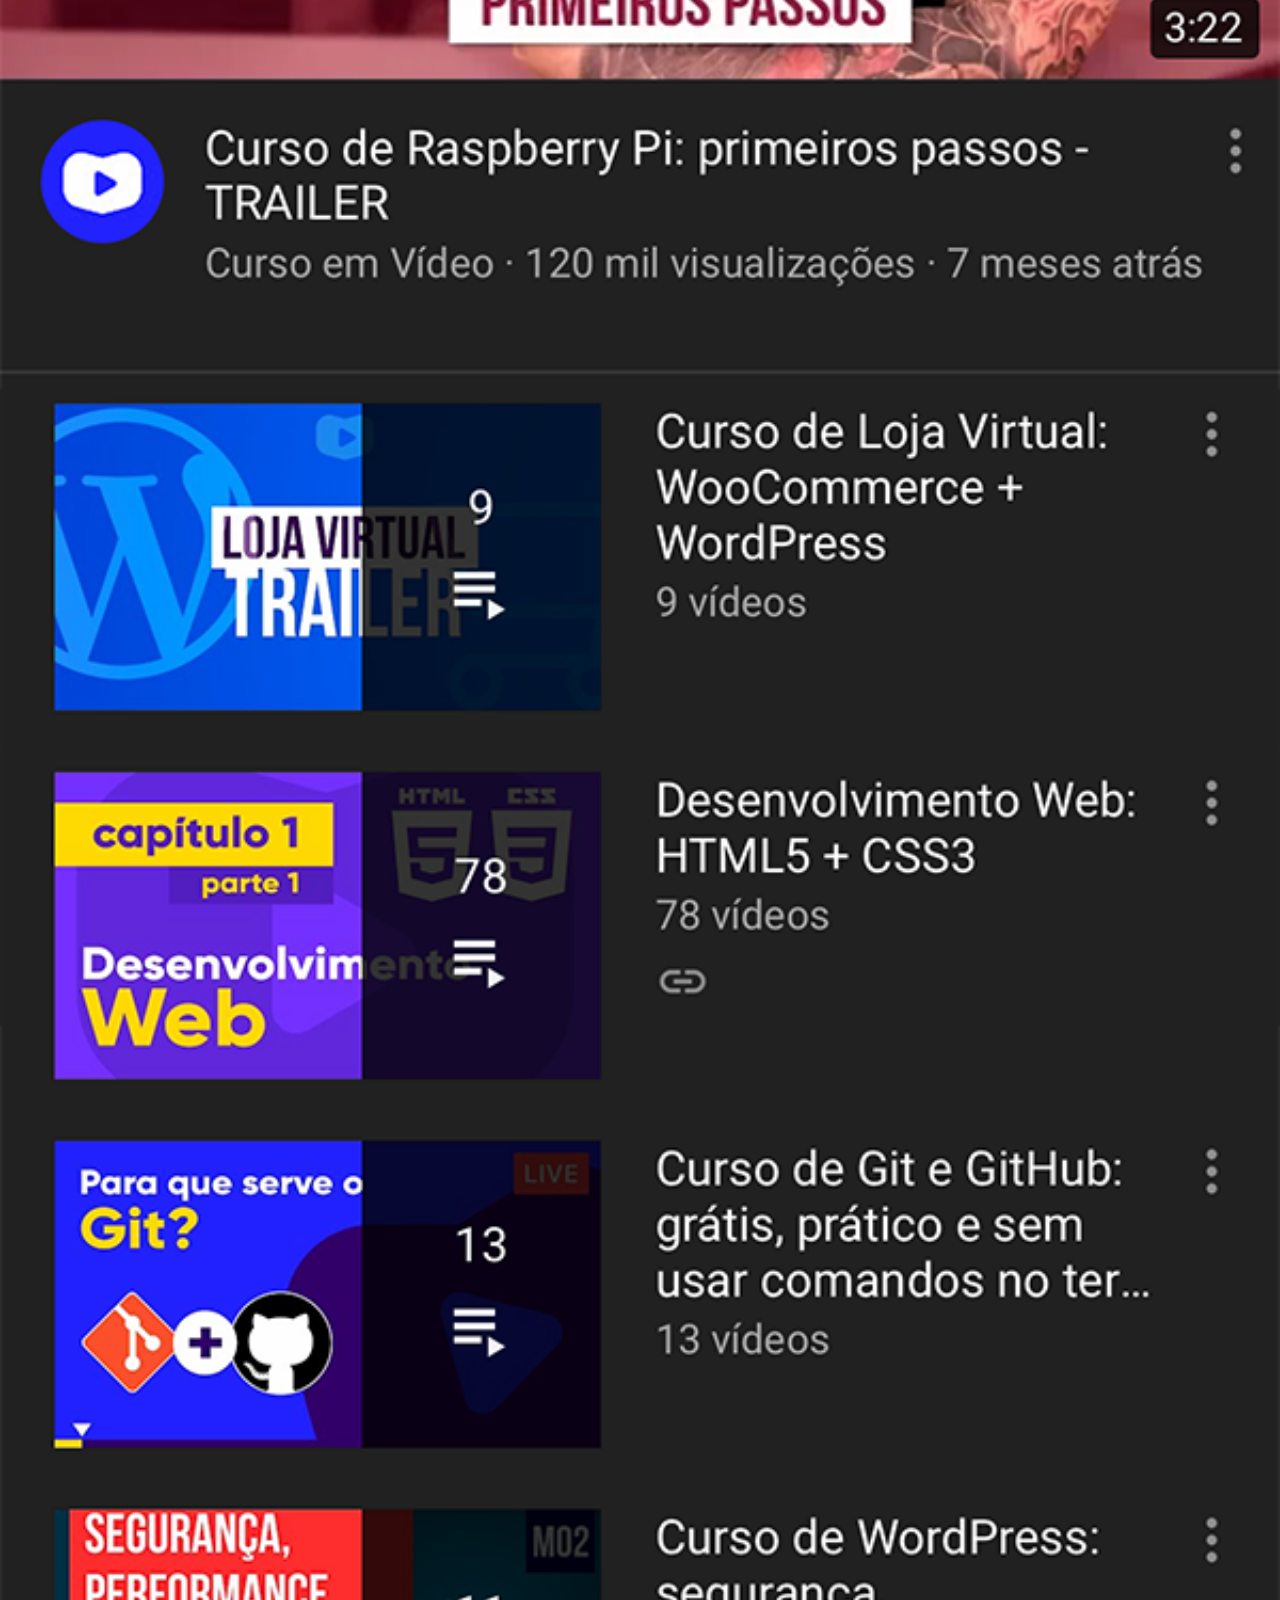
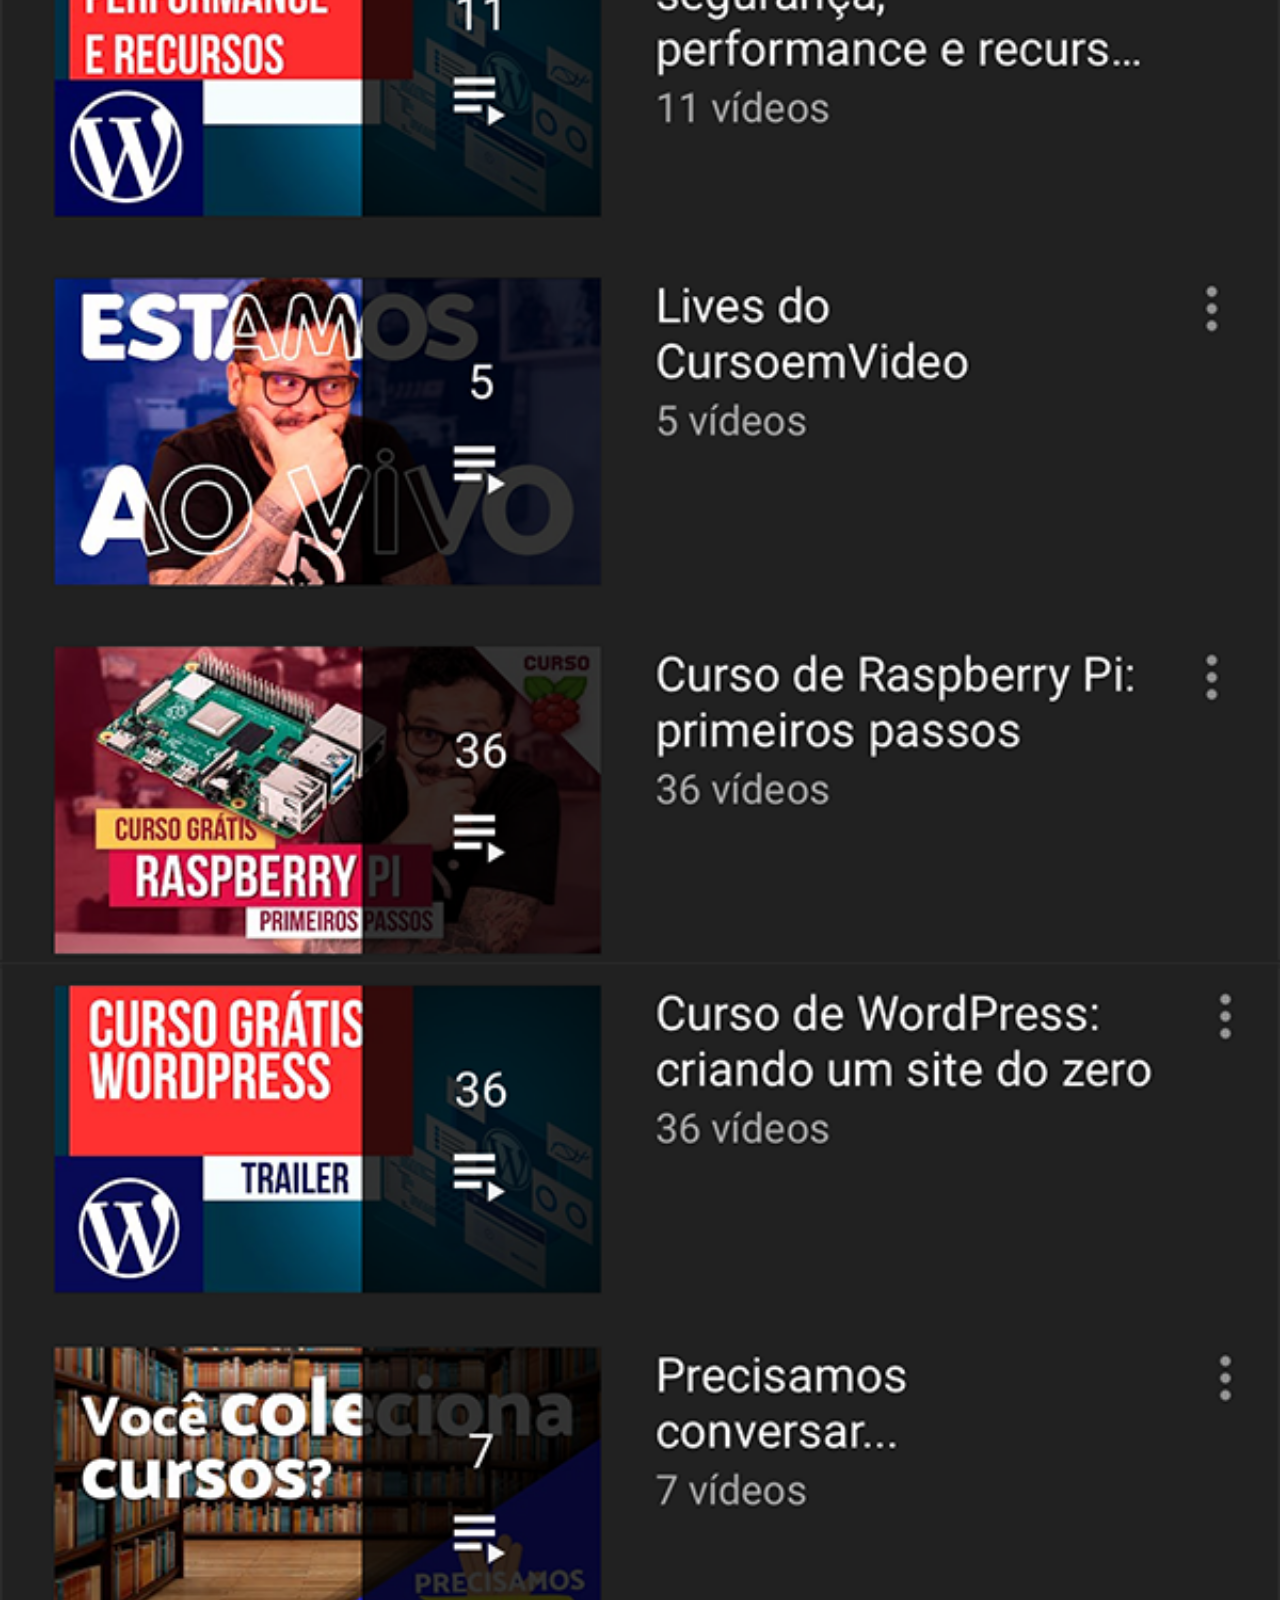
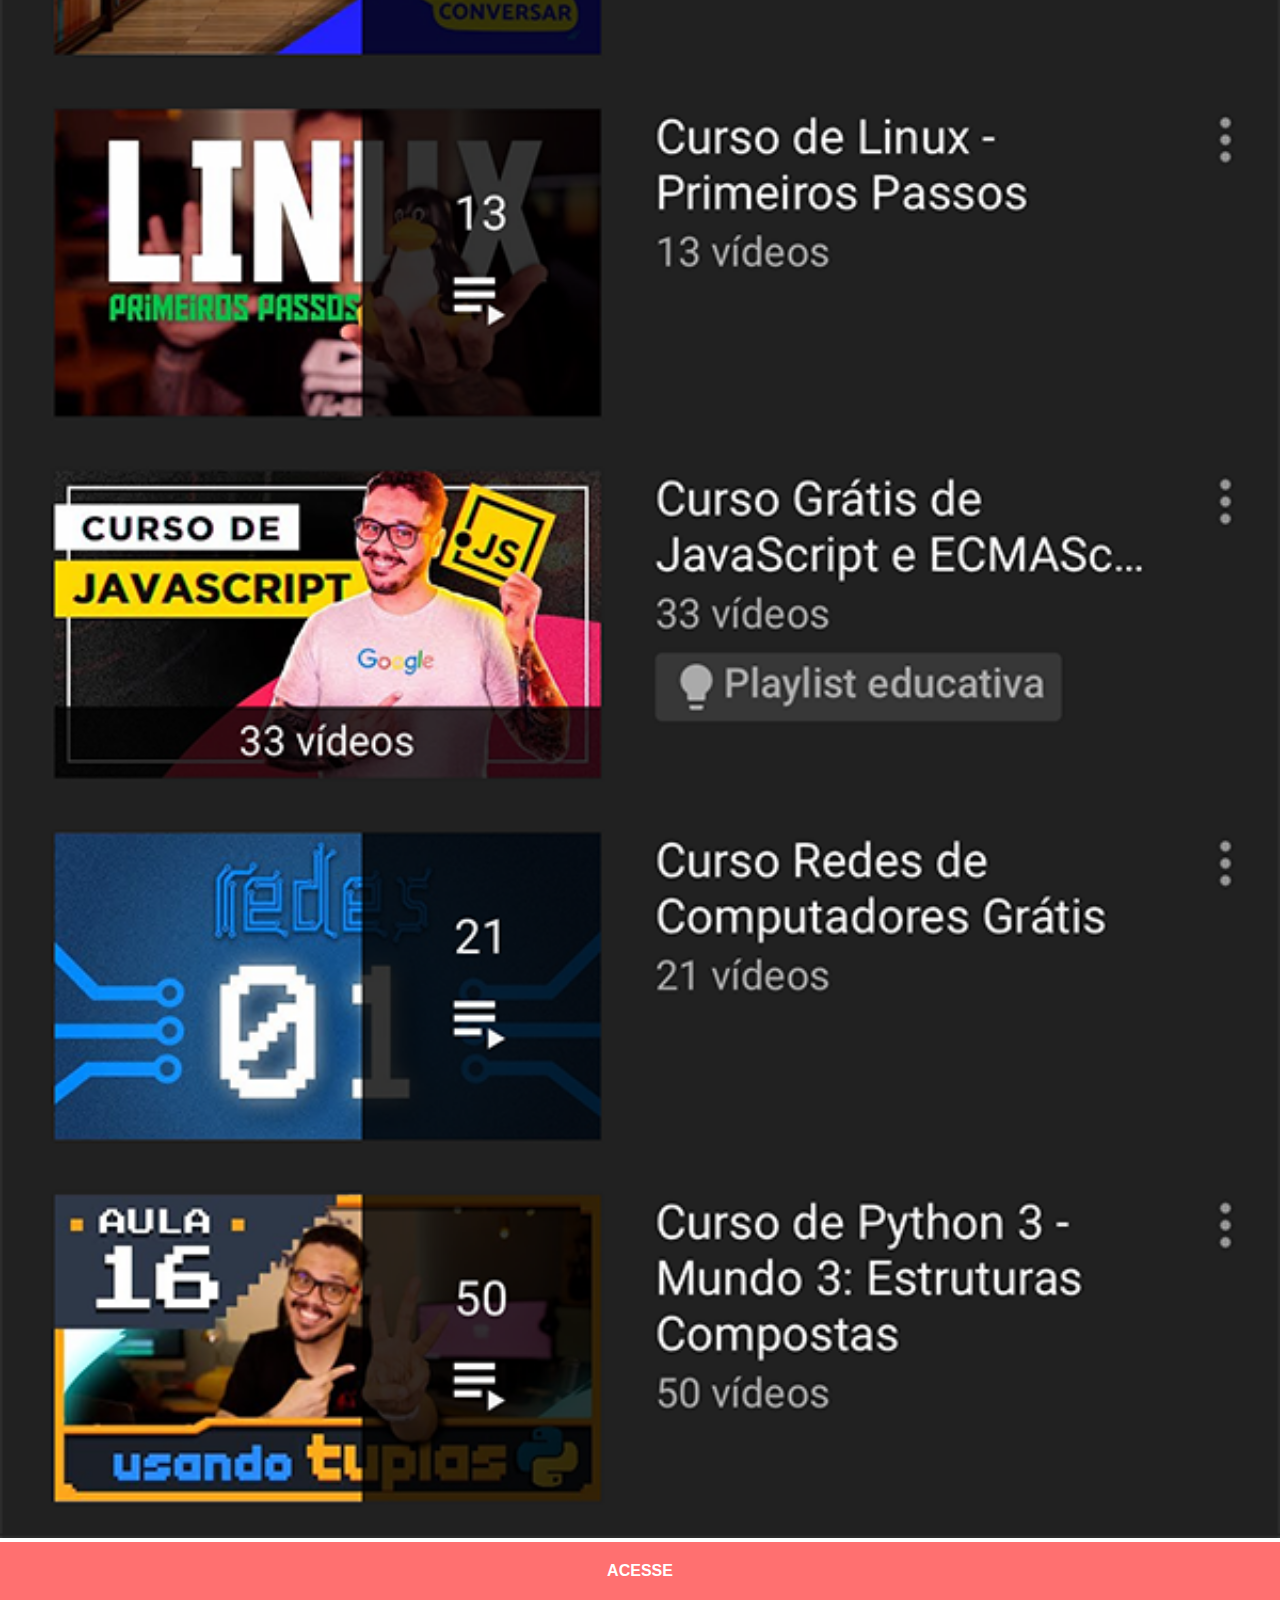
<file: youtube.html>
<!DOCTYPE html>
<html lang="pt-br">
<head>
    <meta charset="UTF-8">
    <meta http-equiv="X-UA-Compatible" content="IE=edge">
    <meta name="viewport" content="width=device-width, initial-scale=1.0">
    <link rel="stylesheet" href="estilos/style-social.css">
    <title>Document</title>
</head>
<body>
    <img src="imagens/tela-youtube.png" alt="tela do youtube">
    <a href="https://www.youtube.com/CursoemVídeo" target="blank">ACESSE</a>
</body>
</html>
</file>
<file: estilos/style.css>
@charset "UTF-8";

* {
    margin: 0px;
    padding: 0px;
}
html, body {
    height: 100vh;
    width: 100vw;
}
body {
    background: url('../imagens/fundo-madeira.jpg') no-repeat center center;
    background-size: cover;
}
main {
    height: 100vh;
}
section#telefone {
    background: url('../imagens/frame-iphone.png') no-repeat;
    height: 620px;
    width: 311px; 
    position: absolute;
    top: 50%;
    left: 50%;
    transform: translate(-50%, -50%);
}
iframe {
    width: 269px;
    height: 471px;
    position: relative;
    top: 80px;
    left: 22px;
}
img.logos {
    width: 60px;
    height: 60px;
    border-radius: 90%;
    margin: 10px;
    box-shadow: 2px 2px 5px rgba(0, 0, 0, 0.486);
    box-sizing: border-box;
}
section#imagenslogo {
    text-align: right;
    padding: 10px;
}
section#imagenslogo img:hover {
    border: 2px solid rgba(255, 255, 255, 0.808);
    box-shadow: 5px 5px 10px rgba(0, 0, 0, 0.664);
    transform: translate(-5px, -5px);
}

::-webkit-scrollbar {
    width: 0;
    height: 0;
}
</file>
<file: estilos/style-social.css>
* {
    margin: 0px;
    padding: 0px;
    font-family: Arial, Helvetica, sans-serif;
}
img {
    width: 100%
}
a {
    background-color: rgba(255, 0, 0, 0.562);
    color:white;
    padding: 20px;
    display: block;
    font-weight: bolder;
    text-align: center;
    text-decoration: none;
}
a:hover {
    background-color: rgba(255, 0, 0, 0.767);
}
a:active {
    background-color: rgba(255, 0, 0, 0.473);
}
::-webkit-scrollbar {
    width: 0;
    height: 0;
}
</file>
